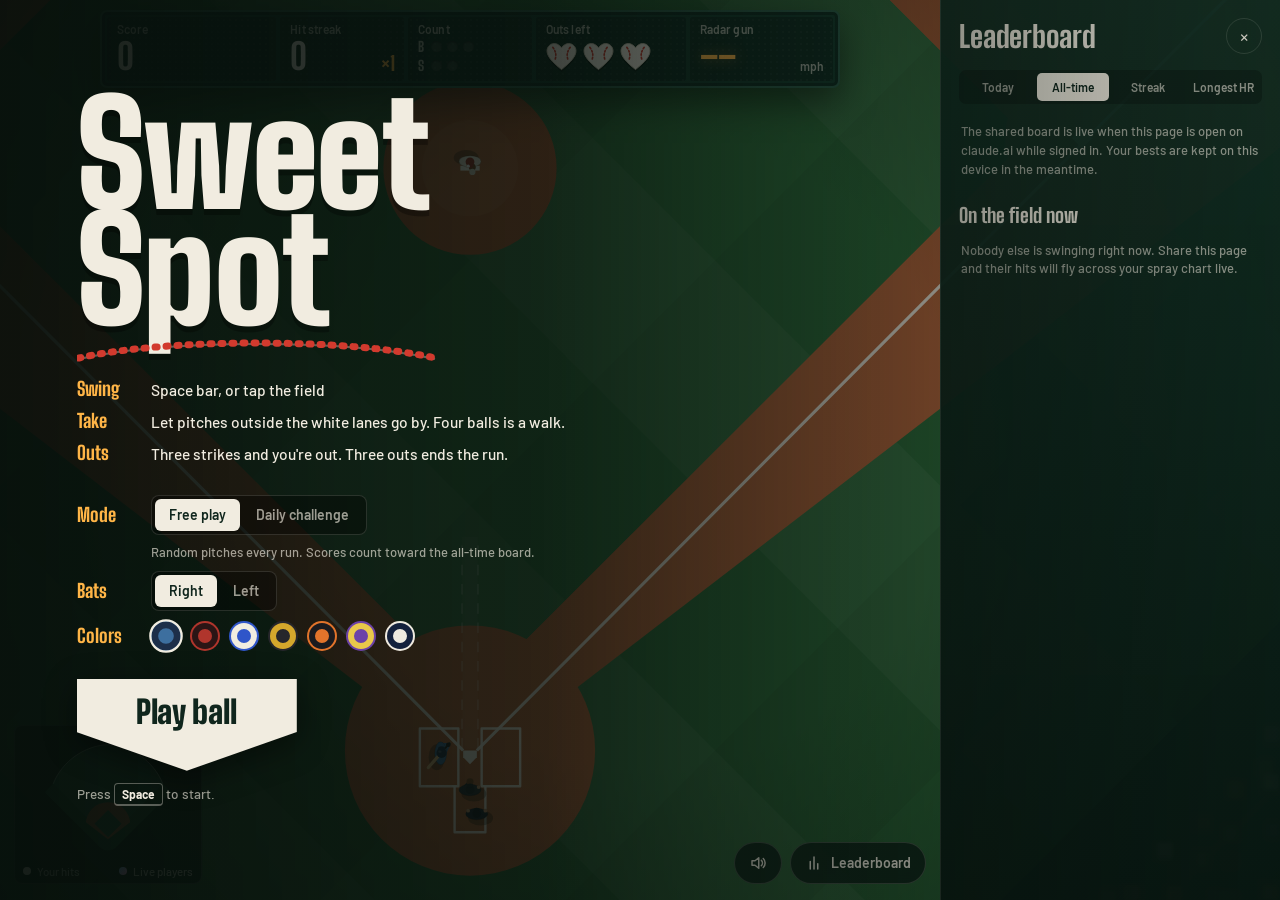
<file: index_1.html>
<!doctype html>
<html lang="en">
<head>
<meta charset="utf-8">
<meta name="viewport" content="width=device-width, initial-scale=1, viewport-fit=cover">
<title>Sweet Spot</title>
<link rel="preconnect" href="https://fonts.googleapis.com">
<link rel="preconnect" href="https://fonts.gstatic.com" crossorigin>
<link href="https://fonts.googleapis.com/css2?family=Big+Shoulders+Display:wght@600;700;800;900&family=Barlow:wght@400;500;600;700&display=swap" rel="stylesheet">
<style>
:root{
  --night:#0b1611; --board:#143b2d; --board-2:#0e2a20; --edge:#2b5b48;
  --chalk:#f1ece0; --chalk-dim:rgba(241,236,224,.64); --chalk-faint:rgba(241,236,224,.14);
  --amber:#ffb547; --stitch:#d23a2e; --clay:#b9653b; --good:#8fe0a0; --bad:#ff8a7a;
  --display:"Big Shoulders Display","Oswald","Arial Narrow",Impact,sans-serif;
  --ui:"Barlow","Segoe UI",system-ui,sans-serif;
  --panel-w:0px;
  box-sizing:border-box;
  padding-top:env(safe-area-inset-top,0px);
  padding-bottom:env(safe-area-inset-bottom,0px);
  color-scheme:dark;
}
@media (prefers-color-scheme: dark){ :root:not([data-theme="light"]){ --night:#09130e; } }
:root[data-theme="dark"]{ --night:#09130e; }
html{height:100%;background:var(--night);scroll-padding-top:env(safe-area-inset-top,0px)}
*,*::before,*::after{box-sizing:inherit}
body{margin:0;height:100%;background:var(--night);color:var(--chalk);font-family:var(--ui);overflow:hidden;-webkit-tap-highlight-color:transparent;-webkit-user-select:none;user-select:none}
button{font:inherit;color:inherit}
#app{position:relative;width:100%;height:100%;overflow:hidden}
#app.wide.panel-open{--panel-w:340px}
#field{position:absolute;inset:0;width:100%;height:100%;display:block;touch-action:manipulation}

/* ---------- Scoreboard ---------- */
#hud{position:absolute;top:10px;left:0;right:var(--panel-w);display:flex;flex-direction:column;align-items:center;gap:6px;padding:0 10px;pointer-events:none;z-index:5;transition:right .35s cubic-bezier(.2,.8,.2,1)}
.sb{width:min(740px,100%);display:grid;grid-template-columns:1.3fr .95fr .95fr 1.15fr 1.1fr;gap:4px;padding:5px;background:var(--board);border:2px solid var(--edge);border-radius:7px;box-shadow:0 14px 34px rgba(0,0,0,.5),inset 0 0 0 3px var(--board-2)}
.cell{position:relative;min-height:64px;padding:6px 10px 7px;background:var(--board-2);border-radius:3px;display:flex;flex-direction:column;justify-content:space-between;overflow:hidden}
.cell::after{content:"";position:absolute;inset:0;background:radial-gradient(circle,rgba(255,255,255,.035) 1px,transparent 1.4px) 0 0/6px 6px;pointer-events:none}
.lab{font:600 12px/1 var(--ui);color:var(--chalk-dim);letter-spacing:.01em}
.num{font:800 36px/.95 var(--display);color:var(--chalk);font-variant-numeric:tabular-nums;display:inline-block;transform-origin:left bottom}
.num.amber{color:var(--amber);text-shadow:0 0 14px rgba(255,181,71,.45)}
.mult{position:absolute;right:9px;bottom:8px;font:800 20px/1 var(--display);color:var(--amber);transform-origin:right bottom}
.unit{position:absolute;right:9px;bottom:9px;font:600 12px/1 var(--ui);color:var(--chalk-dim)}
.hearts{display:flex;gap:6px;align-items:center;height:36px}
.hearts svg{width:31px;height:29px;overflow:visible;filter:drop-shadow(0 2px 0 rgba(0,0,0,.35));transition:opacity .3s}
.hearts svg.lost{opacity:.2;filter:grayscale(1);animation:heartLoss .55s ease-out}
@keyframes heartLoss{0%{transform:scale(1.4) rotate(-10deg);opacity:1;filter:none}35%{transform:scale(.75) rotate(12deg)}100%{transform:none}}
.pulse{animation:pulse .45s cubic-bezier(.2,.9,.3,1.4)}
@keyframes pulse{0%{transform:scale(1.28)}100%{transform:scale(1)}}
#pace{width:min(740px,100%);display:flex;align-items:center;gap:10px;padding:6px 10px;background:rgba(14,42,32,.88);border:1px solid var(--chalk-faint);border-radius:5px;font:500 12.5px/1.2 var(--ui);color:var(--chalk-dim)}
#pace[hidden]{display:none}
#paceName{white-space:nowrap;overflow:hidden;text-overflow:ellipsis;max-width:42%}
#paceTrack{position:relative;flex:1;height:6px;border-radius:3px;background:rgba(241,236,224,.12)}
#paceTrack i{position:absolute;top:50%;width:10px;height:10px;border-radius:50%;transform:translate(-50%,-50%);transition:left .5s cubic-bezier(.2,.8,.2,1)}
#paceYou{background:var(--chalk);box-shadow:0 0 8px rgba(255,255,255,.6)}
#paceGhost{background:transparent;border:2px solid var(--amber)}
#paceDelta{font:800 17px/1 var(--display);min-width:54px;text-align:right;color:var(--chalk)}
#paceDelta.up{color:var(--good)} #paceDelta.down{color:var(--bad)}

/* ---------- Callout + timing meter ---------- */
#callout{position:absolute;left:0;right:var(--panel-w);top:27%;text-align:center;pointer-events:none;z-index:6;opacity:0;padding:0 16px}
#callout.show{animation:call 1.55s cubic-bezier(.2,.9,.2,1) forwards}
#callout.show.long{animation-duration:2.4s}
#callout .big{font:900 clamp(52px,9vw,104px)/.88 var(--display);color:var(--chalk);text-shadow:0 5px 0 rgba(0,0,0,.35),0 0 34px rgba(0,0,0,.45)}
#callout.hr .big{color:var(--amber);text-shadow:0 5px 0 rgba(90,40,0,.5),0 0 40px rgba(255,170,60,.5)}
#callout.out .big{color:var(--bad)}
#callout .sub{margin-top:8px;font:700 clamp(18px,2.6vw,24px)/1.1 var(--display);color:var(--chalk);text-shadow:0 2px 10px rgba(0,0,0,.6)}
#callout .sub b{color:var(--amber);font-weight:800;margin-left:8px}
@keyframes call{0%{opacity:0;transform:scale(.55) translateY(12px)}12%{opacity:1;transform:scale(1.07)}22%{transform:scale(1)}78%{opacity:1;transform:none}100%{opacity:0;transform:translateY(-16px)}}

#meter{position:absolute;left:0;right:var(--panel-w);bottom:24px;display:flex;flex-direction:column;align-items:center;gap:6px;pointer-events:none;z-index:6;opacity:0;transition:opacity .35s}
#meter.show{opacity:1}
#meter .q{font:800 20px/1 var(--display);color:var(--chalk);text-shadow:0 2px 8px rgba(0,0,0,.6)}
#meter .bar{position:relative;width:min(340px,72vw);height:10px;border-radius:5px;box-shadow:0 0 0 2px rgba(0,0,0,.35)}
#mark{position:absolute;top:-6px;left:50%;width:4px;height:22px;border-radius:2px;background:#fff;box-shadow:0 0 10px #fff;transform:translateX(-50%);transition:left .22s cubic-bezier(.2,.9,.3,1.35)}
#meter .ends{width:min(340px,72vw);display:flex;justify-content:space-between;font:600 12px/1 var(--ui);color:var(--chalk-dim)}

/* ---------- Spray chart ---------- */
#spray{position:absolute;left:14px;bottom:16px;z-index:5;pointer-events:none;padding:8px 8px 6px;background:rgba(9,22,16,.72);border:1px solid var(--chalk-faint);border-radius:8px}
#mini{width:170px;height:128px;display:block}
.cap{display:flex;align-items:center;gap:6px;margin-top:4px;font:500 11.5px/1 var(--ui);color:var(--chalk-dim)}
.cap .sw{width:8px;height:8px;border-radius:50%;display:inline-block}
.cap .sw.you{background:var(--chalk)} .cap .sw.them{background:linear-gradient(135deg,#7fc6ff,#ff9ad2)}
.cap .sp{flex:1}

/* ---------- Controls, toasts ---------- */
.ctl{position:absolute;right:calc(var(--panel-w) + 14px);bottom:16px;display:flex;gap:8px;z-index:9;transition:right .35s cubic-bezier(.2,.8,.2,1)}
.ctl button{height:42px;min-width:42px;padding:0 14px;border-radius:21px;border:1px solid rgba(241,236,224,.22);background:rgba(10,26,20,.82);color:var(--chalk);font:600 14px/1 var(--ui);display:flex;align-items:center;gap:8px;cursor:pointer;backdrop-filter:blur(6px)}
.ctl button:hover{border-color:rgba(241,236,224,.5)}
.ctl button svg{width:18px;height:18px}
button:focus-visible{outline:3px solid var(--amber);outline-offset:2px}
#toasts{position:absolute;top:118px;right:calc(var(--panel-w) + 14px);display:flex;flex-direction:column;gap:8px;align-items:flex-end;z-index:7;pointer-events:none;transition:right .35s}
.toast{display:flex;align-items:center;gap:9px;max-width:290px;padding:8px 12px 8px 8px;background:rgba(12,33,25,.93);border:1px solid var(--chalk-faint);border-left:3px solid var(--amber);border-radius:6px;font:500 13.5px/1.25 var(--ui);color:var(--chalk);box-shadow:0 8px 20px rgba(0,0,0,.4);animation:toastIn .4s cubic-bezier(.2,.9,.3,1.2)}
.toast img{width:26px;height:26px;border-radius:50%;flex:none}
.toast.out{animation:toastOut .4s forwards}
@keyframes toastIn{from{opacity:0;transform:translateX(30px)}}
@keyframes toastOut{to{opacity:0;transform:translateX(30px)}}

/* ---------- Leaderboard panel ---------- */
#panel{position:absolute;top:0;right:0;bottom:0;width:340px;max-width:100%;z-index:8;display:flex;flex-direction:column;padding:calc(18px + env(safe-area-inset-top,0px)) 18px 18px;background:linear-gradient(180deg,rgba(17,46,35,.96),rgba(9,24,18,.97));border-left:1px solid var(--chalk-faint);transform:translateX(102%);transition:transform .35s cubic-bezier(.2,.8,.2,1);overflow-y:auto;-webkit-user-select:text;user-select:text}
#app.panel-open #panel{transform:none}
.phead{display:flex;align-items:center;justify-content:space-between}
.phead h2{margin:0;font:800 30px/1 var(--display)}
#closePanel{width:36px;height:36px;border-radius:50%;border:1px solid var(--chalk-faint);background:transparent;cursor:pointer;font-size:20px;line-height:1}
.tabs{display:flex;gap:4px;margin:16px 0 8px;padding:3px;background:rgba(0,0,0,.25);border-radius:7px}
.tabs button{flex:1;padding:8px 4px;border:0;border-radius:5px;background:transparent;color:var(--chalk-dim);font:600 13px/1 var(--ui);cursor:pointer}
.tabs button[aria-selected="true"]{background:var(--chalk);color:#10261d}
#board{list-style:none;margin:0;padding:0}
#board li{display:grid;grid-template-columns:28px 54px 1fr auto;align-items:center;gap:10px;padding:9px 6px;border-bottom:1px solid rgba(241,236,224,.07)}
#board li.gap{border-top:1px dashed var(--chalk-faint);margin-top:4px}
#board li.me{background:rgba(255,181,71,.1);box-shadow:inset 3px 0 0 var(--amber);border-radius:3px}
#board .rk{font:800 20px/1 var(--display);color:var(--chalk-dim);text-align:center}
#board li:nth-child(1) .rk{color:var(--amber)}
#board img{width:30px;height:30px;border-radius:50%}
#board .ini{font:900 23px/1 var(--display);letter-spacing:.1em;color:#ffa630;text-shadow:0 0 8px rgba(255,150,40,.55)}
#board .nm{font:500 13px/1.2 var(--ui);color:var(--chalk-dim);overflow:hidden;text-overflow:ellipsis;white-space:nowrap}
#board .vl{font:800 21px/1 var(--display);font-variant-numeric:tabular-nums}
.note{margin:10px 2px 0;font:500 13px/1.45 var(--ui);color:var(--chalk-dim)}
#panel h3{margin:26px 0 6px;font:800 20px/1 var(--display)}
#live{list-style:none;margin:0;padding:0}
#live li{display:grid;grid-template-columns:30px 1fr auto;gap:10px;align-items:center;padding:8px 6px;border-bottom:1px solid rgba(241,236,224,.07)}
#live img{width:30px;height:30px;border-radius:50%}
#live .nm{font:600 14px/1.2 var(--ui);overflow:hidden;text-overflow:ellipsis;white-space:nowrap}
#live .meta{font:500 12px/1.3 var(--ui);color:var(--chalk-dim)}
#live .sc{font:800 20px/1 var(--display);text-align:right}
#live .hs{display:block;font-size:11px;letter-spacing:2px;color:var(--stitch);text-align:right}
#live .dot{display:inline-block;width:7px;height:7px;border-radius:50%;background:var(--good);margin-right:5px;animation:blink 1.6s infinite}
@keyframes blink{50%{opacity:.35}}

/* ---------- Overlays ---------- */
.overlay{position:absolute;inset:0;z-index:10;display:flex;align-items:safe center;overflow-y:auto;padding:24px clamp(20px,6vw,96px);padding-right:calc(var(--panel-w) + clamp(20px,6vw,96px));background:linear-gradient(90deg,rgba(7,15,11,.94) 0%,rgba(7,15,11,.78) 42%,rgba(7,15,11,.12) 100%);opacity:0;visibility:hidden;transition:opacity .45s,visibility 0s .45s}
.overlay.show{opacity:1;visibility:visible;transition:opacity .45s}
.card{max-width:520px}
.title{margin:0;font:900 clamp(72px,min(15vw,16vh),196px)/.8 var(--display);letter-spacing:-.01em;color:var(--chalk);text-shadow:0 6px 0 rgba(0,0,0,.3)}
.seam{display:block;width:min(360px,80%);height:30px;margin:10px 0 18px}
.lede{margin:0 0 22px;max-width:44ch;font:500 18px/1.5 var(--ui);color:var(--chalk-dim)}
.rules{display:grid;gap:10px;margin:0 0 30px}
.rules div{display:grid;grid-template-columns:62px 1fr;gap:12px;align-items:baseline}
.rules dt{font:800 19px/1 var(--display);color:var(--amber)}
.rules dd{margin:0;font:500 15.5px/1.35 var(--ui);color:var(--chalk)}
.plate-wrap{display:inline-block;filter:drop-shadow(0 8px 16px rgba(0,0,0,.45))}
.plate-wrap:focus-within{filter:drop-shadow(0 0 1.5px var(--amber)) drop-shadow(0 0 1.5px var(--amber)) drop-shadow(0 0 1.5px var(--amber))}
.plate{width:220px;height:92px;padding:0 0 26px;border:0;cursor:pointer;background:var(--chalk);color:#10261d;font:900 32px/1 var(--display);clip-path:polygon(0 0,100% 0,100% 58%,50% 100%,0 58%);transition:background .2s,transform .15s}
.plate:hover{background:#fff}
.plate:active{transform:translateY(2px)}
.plate:focus-visible{outline:none}
.hint{margin:14px 0 0;font:500 13.5px/1.4 var(--ui);color:var(--chalk-dim)}
.hint kbd{font:700 12px/1 var(--ui);padding:3px 7px;border-radius:4px;border:1px solid rgba(241,236,224,.35);border-bottom-width:2px;color:var(--chalk)}
.oh{margin:0;font:800 30px/1 var(--display);color:var(--chalk-dim)}
.oscore{margin:6px 0 2px;font:900 clamp(96px,14vw,168px)/.85 var(--display);color:var(--chalk);font-variant-numeric:tabular-nums}
.oline{margin:6px 0 22px;font:700 22px/1.2 var(--display);color:var(--amber);min-height:1.2em}
.stats{display:grid;grid-template-columns:repeat(4,auto);gap:10px 26px;margin:0 0 30px;justify-content:start}
.stats div{display:flex;flex-direction:column;gap:4px}
.stats span{font:500 13px/1 var(--ui);color:var(--chalk-dim)}
.stats b{font:800 32px/1 var(--display)}
.orow{display:flex;align-items:flex-start;gap:16px;flex-wrap:wrap}
.ghost-btn{height:48px;margin-top:6px;padding:0 18px;border-radius:24px;border:1px solid rgba(241,236,224,.35);background:transparent;cursor:pointer;font:600 15px/1 var(--ui)}
.ghost-btn:hover{border-color:var(--chalk)}

.count{display:grid;grid-template-columns:auto 1fr;gap:5px 7px;align-items:center;height:36px;align-content:center}
.count span{font:800 14px/1 var(--display);color:var(--chalk-dim)}
.lamps{display:flex;gap:5px}
.lamps i{width:11px;height:11px;border-radius:50%;background:rgba(241,236,224,.1);box-shadow:inset 0 1px 2px rgba(0,0,0,.5);transition:background .2s,box-shadow .2s}
.lamps.b i.on{background:#7be08f;box-shadow:0 0 9px rgba(123,224,143,.75)}
.lamps.s i.on{background:#ff6a4f;box-shadow:0 0 9px rgba(255,106,79,.75)}
#callout.mini{top:30%}
#callout.mini .big{font-size:clamp(34px,5.2vw,58px)}
#callout.mini .sub{font-size:clamp(15px,2vw,19px)}
.opts{display:grid;gap:10px;margin:0 0 28px}
.opt{display:grid;grid-template-columns:62px 1fr;gap:12px;align-items:center}
.ol{font:800 19px/1 var(--display);color:var(--amber)}
.seg{display:inline-flex;justify-self:start;gap:2px;padding:3px;background:rgba(0,0,0,.35);border:1px solid var(--chalk-faint);border-radius:8px}
.seg button{border:0;background:transparent;color:var(--chalk-dim);font:600 14px/1 var(--ui);padding:9px 14px;border-radius:6px;cursor:pointer}
.seg button[aria-pressed="true"]{background:var(--chalk);color:#10261d}
.sws{display:flex;gap:9px;flex-wrap:wrap}
.sws button{width:30px;height:30px;padding:0;border-radius:50%;border:2px solid transparent;background:var(--j);box-shadow:inset 0 0 0 6px var(--h);cursor:pointer;outline-offset:3px}
.sws button[aria-pressed="true"]{border-color:var(--chalk);transform:scale(1.12)}
.optnote{margin:-2px 0 0 74px;font:500 13px/1.4 var(--ui);color:var(--chalk-dim)}
.tabs button{font-size:12px;white-space:nowrap;padding:8px 2px}
#ini{margin:0 0 6px}
#ini[hidden],#oActions[hidden]{display:none}
.ini-h{margin:0 0 10px;font:800 24px/1 var(--display);color:#ffa630;text-shadow:0 0 12px rgba(255,150,40,.5);animation:blinkCh 1.1s steps(2) infinite}
.dmd{position:relative;display:inline-flex;gap:6px;padding:10px 16px;background:#160c03;border:3px solid #2c1b08;border-radius:9px;box-shadow:inset 0 0 34px rgba(0,0,0,.85),0 0 0 2px #000,0 14px 30px rgba(0,0,0,.5)}
.dmd::after{content:"";position:absolute;inset:0;border-radius:6px;pointer-events:none;z-index:1;background:radial-gradient(circle,transparent 1.1px,rgba(22,12,3,.92) 1.7px) 0 0/5px 5px}
.slot{display:flex;flex-direction:column;align-items:center}
.slot button{position:relative;z-index:2;width:56px;height:30px;border:0;background:transparent;color:rgba(255,166,48,.55);font-size:15px;cursor:pointer;border-radius:5px}
.slot button:hover{color:#ffa630;background:rgba(255,166,48,.08)}
.slot .ch{display:block;width:66px;text-align:center;font:900 92px/1 var(--display);color:rgba(255,166,48,.45);text-shadow:0 0 14px rgba(255,140,30,.6);cursor:pointer}
.slot.active .ch{color:#ffa630;animation:blinkCh .7s steps(2) infinite}
.slot.locked .ch{color:#ffc35e}
@keyframes blinkCh{50%{opacity:.3}}
.ini-hint{margin:10px 0 16px;font:500 13.5px/1.4 var(--ui);color:var(--chalk-dim)}
@media (min-width:641px) and (max-height:900px){ .lede{display:none} .seam{margin-bottom:12px} }
@media (max-width:640px){
  .sb{grid-template-columns:repeat(6,1fr);gap:3px;padding:4px}
  .sb .cell{grid-column:span 2}
  .sb .cell.c-count,.sb .cell.c-outs{grid-column:span 3}
  .count{height:28px}
  .title{font-size:76px}
  .rules{display:none}
  .cell{min-height:54px;padding:5px 7px 6px}
  .lab{font-size:10.5px}
  .num{font-size:28px}
  .mult{font-size:16px;right:6px;bottom:7px}
  .unit{display:none}
  .hearts{gap:3px;height:28px}
  .hearts svg{width:23px;height:22px}
  #spray{display:none}
  #toasts{top:96px}
  .stats{grid-template-columns:repeat(2,auto)}
  .overlay{background:linear-gradient(180deg,rgba(7,15,11,.7) 0%,rgba(7,15,11,.95) 40%);align-items:flex-start;padding-top:28px;padding-bottom:28px}
  .lede{font-size:16px}
  .ctl button .t{display:none}
  #meter{bottom:76px}
}
@media (prefers-reduced-motion: reduce){
  *{animation-duration:.01ms!important;transition-duration:.01ms!important}
}
</style>
</head>
<body>
<div id="app">
  <canvas id="field" aria-label="Baseball field. Press space or tap to swing."></canvas>

  <header id="hud" aria-label="Scoreboard">
    <div class="sb">
      <div class="cell"><span class="lab">Score</span><span class="num" id="sScore">0</span></div>
      <div class="cell"><span class="lab">Hit streak</span><span class="num" id="sStreak">0</span><span class="mult" id="sMult">×1</span></div>
      <div class="cell c-count"><span class="lab">Count</span><div class="count" aria-label="Count"><span>B</span><span class="lamps b" id="lb"><i></i><i></i><i></i></span><span>S</span><span class="lamps s" id="ls"><i></i><i></i></span></div></div>
      <div class="cell c-outs"><span class="lab">Outs left</span><div class="hearts" id="hearts"></div></div>
      <div class="cell"><span class="lab" id="sType">Radar gun</span><span class="num amber" id="sMph">––</span><span class="unit">mph</span></div>
    </div>
    <div id="pace" hidden>
      <span id="paceName">Pace</span>
      <span id="paceTrack"><i id="paceGhost"></i><i id="paceYou"></i></span>
      <span id="paceDelta">0</span>
    </div>
  </header>

  <div id="callout" aria-live="polite"><div class="big"></div><div class="sub"></div></div>

  <div id="meter" aria-hidden="true">
    <div class="q" id="mq">Perfect</div>
    <div class="bar" id="mbar"><i id="mark"></i></div>
    <div class="ends"><span>Early</span><span id="mval"></span><span>Late</span></div>
  </div>

  <div id="spray" aria-hidden="true">
    <canvas id="mini"></canvas>
    <div class="cap"><span class="sw you"></span>Your hits<span class="sp"></span><span class="sw them"></span>Live players</div>
  </div>

  <div id="toasts" aria-live="polite"></div>

  <div class="ctl">
    <button id="mute" aria-label="Mute sound" title="Sound (M)"></button>
    <button id="panelToggle" aria-controls="panel" title="Leaderboard (L)">
      <svg viewBox="0 0 24 24" fill="none" stroke="currentColor" stroke-width="2" stroke-linecap="round"><path d="M7 20V10M12 20V4M17 20v-7"/></svg><span class="t">Leaderboard</span>
    </button>
  </div>

  <aside id="panel" aria-label="Leaderboard">
    <div class="phead"><h2>Leaderboard</h2><button id="closePanel" aria-label="Close leaderboard">×</button></div>
    <div class="tabs" role="tablist">
      <button role="tab" data-tab="today" aria-selected="false">Today</button>
      <button role="tab" data-tab="score" aria-selected="true">All-time</button>
      <button role="tab" data-tab="streak" aria-selected="false">Streak</button>
      <button role="tab" data-tab="hr" aria-selected="false">Longest HR</button>
    </div>
    <ol id="board"></ol>
    <p class="note" id="boardNote">Loading the board…</p>
    <h3>On the field now</h3>
    <ul id="live"></ul>
    <p class="note" id="liveNote">Nobody else is swinging right now. Share this page and their hits will fly across your spray chart live.</p>
  </aside>

  <section id="menu" class="overlay show" aria-label="Start">
    <div class="card">
      <h1 class="title">Sweet<br>Spot</h1>
      <svg class="seam" viewBox="0 0 360 30" aria-hidden="true">
        <path d="M2 22 C 90 2, 270 2, 358 22" fill="none" stroke="rgba(241,236,224,.35)" stroke-width="2"/>
        <path d="M2 22 C 90 2, 270 2, 358 22" fill="none" stroke="#d23a2e" stroke-width="7" stroke-dasharray="2 9" stroke-linecap="round" transform="translate(0,-1)"/>
      </svg>
      <p class="lede">Batting practice under the lights. Time your swing, stack hits in a row for a bigger multiplier, and climb the board before you make three outs.</p>
      <dl class="rules">
        <div><dt>Swing</dt><dd>Space bar, or tap the field</dd></div>
        <div><dt>Take</dt><dd>Let pitches outside the white lanes go by. Four balls is a walk.</dd></div>
        <div><dt>Outs</dt><dd>Three strikes and you're out. Three outs ends the run.</dd></div>
      </dl>
      <div class="opts">
        <div class="opt"><span class="ol">Mode</span><div class="seg" id="optMode"><button data-v="free">Free play</button><button data-v="daily">Daily challenge</button></div></div>
        <p class="optnote" id="modeNote"></p>
        <div class="opt"><span class="ol">Bats</span><div class="seg" id="optHand"><button data-v="R">Right</button><button data-v="L">Left</button></div></div>
        <div class="opt"><span class="ol">Colors</span><div class="sws" id="optTeam"></div></div>
      </div>
      <span class="plate-wrap"><button class="plate" id="play">Play ball</button></span>
      <p class="hint" id="menuBest">Press <kbd>Space</kbd> to start</p>
    </div>
  </section>

  <section id="over" class="overlay" aria-label="Run summary">
    <div class="card">
      <h2 class="oh" id="oHead">That's three outs</h2>
      <div class="oscore" id="oScore">0</div>
      <p class="oline" id="oLine"></p>
      <div class="stats">
        <div><span>Best streak</span><b id="oStreak">0</b></div>
        <div><span>Longest homer</span><b id="oHR">—</b></div>
        <div><span>Hits</span><b id="oHits">0</b></div>
        <div><span>Home runs</span><b id="oHRs">0</b></div>
      </div>
      <div id="ini" hidden>
        <p class="ini-h" id="iniHead">New high score</p>
        <div class="dmd" id="slots"></div>
        <p class="ini-hint" id="iniHint">Up and down pick a letter, Enter locks it in. You can also just type.</p>
        <span class="plate-wrap"><button class="plate" id="iniGo">Register</button></span>
      </div>
      <div class="orow" id="oActions">
        <span class="plate-wrap"><button class="plate" id="again">Swing again</button></span>
        <button class="ghost-btn" id="seeBoard">See the leaderboard</button>
      </div>
      <p class="note" id="oNote"></p>
    </div>
  </section>
</div>

<script>
(() => {
'use strict';
const $ = s => document.querySelector(s);
const TAU = Math.PI * 2, D2R = Math.PI / 180;
const rand = (a, b) => a + Math.random() * (b - a);
const clamp = (v, a, b) => Math.max(a, Math.min(b, v));
const lerp = (a, b, t) => a + (b - a) * t;
const ease = t => t * t * (3 - 2 * t);
const REDUCE = matchMedia('(prefers-reduced-motion: reduce)').matches;
const store = {
  get(k, d) { try { const v = localStorage.getItem(k); return v == null ? d : JSON.parse(v); } catch (e) { return d; } },
  set(k, v) { try { localStorage.setItem(k, JSON.stringify(v)); } catch (e) {} }
};

/* Seeded randomness for the daily challenge */
function mulberry32(a) { return function () { a |= 0; a = a + 0x6D2B79F5 | 0; let t = Math.imul(a ^ a >>> 15, 1 | a); t = t + Math.imul(t ^ t >>> 7, 61 | t) ^ t; return ((t ^ t >>> 14) >>> 0) / 4294967296; }; }
function hashStr(str) { let h = 2166136261; for (let i = 0; i < str.length; i++) { h ^= str.charCodeAt(i); h = Math.imul(h, 16777619); } return h >>> 0; }
const todayKey = () => new Date().toISOString().slice(0, 10);
let prng = Math.random;
const TOUCH = matchMedia('(pointer: coarse)').matches;

/* Player options */
const TEAMS = [
  { id: 'steel', name: 'Steel blue', j: '#3d6f9f', h: '#1d2f4a' },
  { id: 'crimson', name: 'Crimson', j: '#b0352c', h: '#2b1515' },
  { id: 'royal', name: 'Royal', j: '#2f55c9', h: '#f1ece0' },
  { id: 'gold', name: 'Black and gold', j: '#26262b', h: '#d4a72c' },
  { id: 'orange', name: 'Orange', j: '#e2742b', h: '#1b1b1f' },
  { id: 'purple', name: 'Purple', j: '#6b41a8', h: '#e9c84a' },
  { id: 'white', name: 'Home whites', j: '#efeae0', h: '#14213d' }
];
const OPTS = Object.assign({ mode: 'free', hand: 'R', team: 'steel' }, store.get('ss.opts', {}));
const HAND = () => OPTS.hand === 'L' ? -1 : 1;
const TEAM = () => TEAMS.find(t => t.id === OPTS.team) || TEAMS[0];
let RUN_MODE = 'free';

/* =========================================================
   Field geometry (world units = feet, home plate at origin,
   +y toward center field)
   ========================================================= */
function fenceR(deg) { const a = Math.min(45, Math.abs(deg)); return 400 - 70 * Math.pow(a / 45, 1.6); }
const POLE = fenceR(45), S2 = Math.SQRT1_2, FOUL_OFF = 50;
function surfacePath(p, e) {
  for (let i = 0; i <= 60; i++) {
    const d = -45 + i * 1.5, r = fenceR(d) + e;
    const x = Math.sin(d * D2R) * r, y = Math.cos(d * D2R) * r;
    i ? p.lineTo(x, y) : p.moveTo(x, y);
  }
  const k = FOUL_OFF + e, P = POLE + e;
  p.lineTo(P * S2 + S2 * k, P * S2 - S2 * k);
  p.lineTo(S2 * k, -S2 * k);
  p.arc(0, 0, k, -Math.PI / 4, -3 * Math.PI / 4, true);
  p.lineTo(-P * S2 - S2 * k, P * S2 - S2 * k);
  p.closePath();
  return p;
}
function fenceLine(off) {
  const p = new Path2D();
  for (let i = 0; i <= 60; i++) {
    const d = -45 + i * 1.5, r = fenceR(d) + off;
    const x = Math.sin(d * D2R) * r, y = Math.cos(d * D2R) * r;
    i ? p.lineTo(x, y) : p.moveTo(x, y);
  }
  return p;
}
const P_SURF = surfacePath(new Path2D(), 0);
const P_STANDS = surfacePath(new Path2D(), 80);
const P_SURF_PAD = surfacePath(new Path2D(), 7);
const P_FAIR = (() => { const p = new Path2D(); p.moveTo(0, 0); for (let i = 0; i <= 60; i++) { const d = -45 + i * 1.5, r = fenceR(d); p.lineTo(Math.sin(d * D2R) * r, Math.cos(d * D2R) * r); } p.closePath(); return p; })();
const P_WIDE = (() => { const p = new Path2D(); p.moveTo(0, -2); for (let d = -53; d <= 53; d += 2) p.lineTo(Math.sin(d * D2R) * 175, Math.cos(d * D2R) * 175); p.closePath(); return p; })();
const P_IGRASS = (() => { const p = new Path2D(); p.moveTo(0, 5.7); p.lineTo(58, 63.6); p.lineTo(0, 121.6); p.lineTo(-58, 63.6); p.closePath(); return p; })();
const P_FENCE = fenceLine(0), P_WALL = fenceLine(2.2), P_WALLTOP = fenceLine(4.4);
const BASES = [[63.6, 63.6], [0, 127.3], [-63.6, 63.6]];
const LIGHTS = [[-360, 400], [360, 400], [-215, -70], [215, -70]];

/* Pitch + swing constants */
const REL_Y = 56.5, CATCH_Y = -3.6, PATH = REL_Y - CATCH_Y, CONTACT_Y = 0.6;
const PC = (REL_Y - CONTACT_Y) / PATH;
const CONTACT_MS = 85;
const WIN = { perfect: 14, great: 32, good: 55, ok: 80, foul: 115 };
const PIVOT = { x: -2.25, y: CONTACT_Y }, BAT_LEN = 3.15, BAT_REST = -2.25;
const TYPES = {
  fastball: { name: 'Fastball', mph: [88, 99], brk: [-0.15, 0.15], w: 32 },
  sinker:   { name: 'Sinker', mph: [86, 95], brk: [-0.9, -0.45], w: 12 },
  slider:   { name: 'Slider', mph: [80, 89], brk: [0.7, 1.3], w: 16 },
  curve:    { name: 'Curveball', mph: [71, 81], brk: [1.3, 2.2], w: 14 },
  change:   { name: 'Changeup', mph: [76, 86], brk: [-0.7, -0.3], w: 16 },
  knuckle:  { name: 'Knuckleball', mph: [63, 72], brk: [-0.3, 0.3], w: 6, min: 8 }
};
const KIND_NAME = { single: 'Single', double: 'Double', triple: 'Triple', hr: 'Home run' };
const KIND_PTS = { single: 100, double: 200, triple: 300, hr: 500 };
const FIELD_POS = [[70, 84], [31, 140], [-31, 140], [-70, 84], [-168, 250], [0, 305], [168, 250]];

/* =========================================================
   Canvas setup
   ========================================================= */
const app = $('#app'), cvs = $('#field'), ctx = cvs.getContext('2d');
const mini = $('#mini'), mctx = mini.getContext('2d');
let W = 0, H = 0, DPR = 1, TOP = 96, BOT = 30;
function resize() {
  DPR = Math.min(2, window.devicePixelRatio || 1);
  const r = cvs.getBoundingClientRect(); W = r.width; H = r.height;
  cvs.width = Math.round(W * DPR); cvs.height = Math.round(H * DPR);
  mini.width = Math.round(170 * DPR); mini.height = Math.round(128 * DPR);
  app.classList.toggle('wide', W >= 980);
  const hb = $('#hud').getBoundingClientRect(); TOP = Math.max(70, hb.bottom - r.top + 8);
  BOT = W < 640 ? 120 : 34;
}
const panelW = () => (app.classList.contains('wide') && app.classList.contains('panel-open')) ? 340 : 0;

/* Pre-rendered stands + crowd */
const CROWD = { img: null, dots: [] };
function buildCrowd() {
  const S = 2, X0 = -430, Y1 = 510, w = 860 * S, h = 660 * S;
  const c = document.createElement('canvas'); c.width = w; c.height = h;
  const g = c.getContext('2d');
  g.setTransform(S, 0, 0, -S, -X0 * S, Y1 * S);
  g.fillStyle = '#132019'; g.fill(P_STANDS);
  g.lineWidth = 1.1;
  for (let e = 12; e < 80; e += 5.5) { g.strokeStyle = 'rgba(255,255,255,0.028)'; g.stroke(surfacePath(new Path2D(), e)); }
  const test = document.createElement('canvas').getContext('2d');
  const pal = ['#d9d2c4', '#a8b6c2', '#c45a4a', '#3f6fa0', '#e2b24f', '#6f8d6a', '#8e7aa8', '#c98a62', '#e9e4da', '#4b5560'];
  for (let x = -420; x <= 420; x += 3.4) {
    for (let y = -130; y <= 500; y += 3.4) {
      const px = x + rand(-1, 1), py = y + rand(-1, 1);
      if (!test.isPointInPath(P_STANDS, px, py) || test.isPointInPath(P_SURF_PAD, px, py)) continue;
      if (Math.random() < 0.13) continue;
      g.fillStyle = pal[(Math.random() * pal.length) | 0];
      g.globalAlpha = rand(0.45, 0.85);
      g.fillRect(px - 0.85, py - 0.85, 1.7, 1.7);
      if (Math.random() < 0.3) CROWD.dots.push([px, py]);
    }
  }
  CROWD.img = c;
}

/* =========================================================
   Game state
   ========================================================= */
const G = {
  state: 'between', demo: true, nextAt: 0,
  balls: 0, strikes: 0, score: 0, disp: 0, streak: 0, runBestStreak: 0, hearts: 3, pitches: 0, hits: 0, hrs: 0, longestHR: 0,
  pace: [], spray: [], pitch: null, wind: null, swing: null, pending: null, pendingMiss: null,
  hit: null, ghost: null, lastPitch: null,
  shake: 0, flash: 0, hurt: 0, crowdFlashUntil: 0,
  hitstopUntil: 0, slowStart: 0, slowUntil: 0,
  umpPunchUntil: 0, mittPopAt: 0, lastMitt: null,
  fielders: FIELD_POS.map(([x, y]) => ({ hx: x, hy: y, x, y, tx: null, ty: null, speed: 0 }))
};
const cam = { x: 0, y: 28, s: 8 };
const parts = [];
const ghostHits = [];
let simT = 0;

/* =========================================================
   Pitch generation and physics
   ========================================================= */
function pickType(u) {
  const pool = Object.entries(TYPES).filter(([, t]) => !t.min || G.pitches >= t.min);
  let tot = pool.reduce((s, [, t]) => s + t.w, 0), r = u * tot;
  for (const [k, t] of pool) { if ((r -= t.w) <= 0) return k; }
  return 'fastball';
}
function makePitch(release) {
  // Always draw the same number of values so daily sequences stay aligned
  const r = []; for (let i = 0; i < 9; i++) r.push(prng());
  const key = pickType(r[0]), t = TYPES[key];
  const ramp = Math.min(1, 0.82 + G.pitches * 0.008);
  const mph = Math.max(55, lerp(t.mph[0], t.mph[1], r[1]) * ramp);
  // Pitchers work the count: groove it at 3 balls, waste one when ahead 0-2 or 1-2
  let sp = G.pitches < 3 ? 0.78 : 0.62;
  if (!G.demo) { if (G.balls === 3) sp = 0.82; else if (G.strikes === 2 && G.balls < 2) sp = 0.5; }
  const strike = r[2] < sp;
  let xt, dirt = false;
  if (strike) xt = lerp(-0.72, 0.72, r[3]);
  else if (r[4] < 0.27) { dirt = true; xt = lerp(-0.9, 0.9, r[3]); }
  else xt = (r[5] < 0.5 ? -1 : 1) * lerp(1.35, 2.3, r[3]);
  const totalMs = PATH / (mph * 1.46667) * 1000;
  return {
    key, name: t.name, mph: Math.round(mph), strike, dirt, xt,
    x0: -1.1, brk: lerp(t.brk[0], t.brk[1], r[6]), wob: key === 'knuckle', ph: r[7] * TAU,
    bq: lerp(0.82, 0.9, r[8]), totalMs, release, done: false, err: null
  };
}
function pitchPos(p, prog) {
  const y = REL_Y - PATH * prog, q = prog / PC, A = p.xt - p.brk - p.x0;
  let x = q <= 1 ? p.x0 + A * q + p.brk * q * q * q : p.xt + (A + 3 * p.brk) * (q - 1);
  if (p.wob) x += 0.32 * Math.sin(q * 9 + p.ph) * Math.sin(Math.min(q, 1) * Math.PI);
  let z;
  if (p.dirt) {
    if (q < p.bq) z = 6 * (1 - Math.pow(q / p.bq, 1.4));
    else z = Math.max(0, 1.5 * Math.sin(Math.PI * (q - p.bq) / (1.18 - p.bq)));
  } else z = Math.max(0.3, 6 - 3.5 * q + 0.9 * q * (1 - q));
  return { x, y, z };
}

/* =========================================================
   Flow
   ========================================================= */
function scheduleNext(delay) { G.state = 'between'; G.nextAt = performance.now() + delay; }
function beginWindup(now) {
  const dur = 650 + prng() * 550;
  G.wind = { start: now, dur };
  G.pitch = makePitch(now + dur);
  G.swing = null; G.pending = null; G.pendingMiss = null; G.hit = null; G.lastMitt = null;
  G.state = 'windup';
  if (G.demo) {
    const Ta = G.pitch.release + PC * G.pitch.totalMs;
    if (G.pitch.strike && Math.random() < 0.88) G.pitch.autoAt = Ta - CONTACT_MS + rand(-45, 45);
    else if (Math.random() < 0.12) G.pitch.autoAt = Ta - CONTACT_MS + rand(-20, 20);
  }
}
function doSwing(t) {
  if (G.state !== 'pitch' || G.swing) return;
  const p = G.pitch; if (!p || p.done) return;
  G.swing = { start: t };
  if (!G.demo) sfx.whoosh();
  const Ta = p.release + PC * p.totalMs;
  const err = (t + CONTACT_MS) - Ta;
  p.err = err;
  const a = Math.abs(err);
  if (!p.strike) { G.pendingMiss = 'chase'; if (!G.demo) showMeter(err, 'Chased'); return; }
  if (a <= WIN.ok) G.pending = { kind: 'hit', at: Math.max(t + CONTACT_MS, Ta), err };
  else if (a <= WIN.foul) G.pending = { kind: 'foul', at: Math.max(t + CONTACT_MS, Ta), err };
  else G.pendingMiss = 'whiff';
  if (!G.demo) showMeter(err);
}
function qualityOf(a) { return a <= WIN.perfect ? 'perfect' : a <= WIN.great ? 'great' : a <= WIN.good ? 'good' : a <= WIN.ok ? 'ok' : a <= WIN.foul ? 'foul' : 'miss'; }
const Q_LABEL = { perfect: 'Perfect', great: 'Crushed', good: 'Solid', ok: 'Got a piece', foul: 'Just got it', miss: 'Missed' };

function makeHit(err) {
  const q = qualityOf(Math.abs(err));
  let deg = clamp(err / WIN.foul * 52, -50, 50) + rand(-5, 5);
  let d, h, style;
  if (q === 'perfect') { deg = clamp(deg, -38, 38); d = rand(408, 472); h = rand(85, 120); style = 'fly'; }
  else if (q === 'great') { d = rand(322, 405); h = rand(60, 92); style = 'fly'; }
  else if (q === 'good') { d = rand(218, 318); h = rand(16, 34); style = 'liner'; }
  else { d = rand(100, 195); if (Math.random() < 0.5) { h = rand(3, 6); style = 'ground'; } else { h = rand(9, 16); style = 'liner'; } }
  deg = clamp(deg, -43.5, 43.5) * HAND();
  const fr = fenceR(deg);
  let kind;
  if (d > fr + 3) kind = 'hr';
  else {
    if (d > fr - 12) d = fr - 12 - rand(0, 6);
    if (d < 180) kind = 'single';
    else if (d < 278) kind = 'double';
    else kind = (Math.abs(deg) > 11 && Math.abs(deg) < 38) ? 'triple' : 'double';
  }
  return { q, deg, d, h, style, kind };
}
function resolveContact(o, now) {
  const p = G.pitch, cp = pitchPos(p, PC);
  const ox = cp.x, oy = CONTACT_Y;
  if (!G.demo) updRadar(p);
  if (o.kind === 'hit') {
    const m = makeHit(o.err);
    if (!G.demo) {
      G.streak++; G.hits++; G.runBestStreak = Math.max(G.runBestStreak, G.streak);
      updStreak(true); resetCount();
    }
    const mult = multFor(G.streak);
    const pts = Math.round((KIND_PTS[m.kind] + (m.q === 'perfect' ? 100 : 0)) * mult);
    const T = 1.05 + m.d / 245;
    G.hit = {
      ...m, a: m.deg * D2R, ox, oy, start: simT, T, pts, trail: [],
      roll: m.kind === 'hr' ? 0 : m.style === 'fly' ? rand(8, 18) : rand(14, 30),
      rollT: m.kind === 'hr' ? 0.25 : 0.75, landed: false, settled: false, cleared: false, foul: false
    };
    G.hit.lx = ox + Math.sin(G.hit.a) * m.d; G.hit.ly = oy + Math.cos(G.hit.a) * m.d;
    const power = m.q === 'perfect' ? 1 : m.q === 'great' ? 0.8 : m.q === 'good' ? 0.6 : 0.42;
    if (!G.demo) {
      sfx.crack(power);
      G.shake = REDUCE ? 0 : (m.q === 'perfect' ? 11 : m.q === 'great' ? 6 : 3);
      if (m.q === 'perfect' && !REDUCE) G.flash = 1;
      if (m.q === 'perfect' || m.q === 'great') {
        G.hitstopUntil = now + (m.q === 'perfect' ? 90 : 55);
        G.slowStart = G.hitstopUntil; G.slowUntil = G.hitstopUntil + (m.q === 'perfect' ? 650 : 380);
      }
      if (m.kind === 'hr') G.hrPending = true;
      emitHit(G.hit);
    }
    contactBurst(ox, oy, power);
    assignFielders(G.hit);
  } else {
    const back = Math.random() < 0.35;
    const deg = back ? 180 + rand(-30, 30) : Math.sign(o.err || 1) * HAND() * rand(52, 100);
    const d = back ? rand(45, 75) : rand(70, 170);
    G.hit = { q: 'foul', deg, a: deg * D2R, d, h: rand(25, 60), style: 'fly', kind: 'foul', ox, oy, start: simT, T: 0.9 + d / 260, pts: 0, trail: [], roll: 4, rollT: 0.3, landed: false, settled: false, foul: true };
    G.hit.lx = ox + Math.sin(G.hit.a) * d; G.hit.ly = oy + Math.cos(G.hit.a) * d;
    if (!G.demo) {
      sfx.crack(0.3);
      if (G.strikes < 2) { G.strikes++; updCount(); showCallout('Foul ball', `Strike ${G.strikes === 1 ? 'one' : 'two'}`, 'mini'); }
      else showCallout('Foul ball', 'Still alive with two strikes', 'mini');
    }
    contactBurst(ox, oy, 0.25);
  }
  G.state = 'inplay';
}
function multFor(streak) { return 1 + Math.min(3, Math.floor(streak / 5) * 0.5); }
function resolveMitt(now) {
  const p = G.pitch; p.done = true;
  const fin = pitchPos(p, 1);
  G.lastMitt = { x: fin.x, y: CATCH_Y + 0.4 };
  G.mittPopAt = now;
  if (!G.demo) sfx.pop();
  if (!G.demo) {
    if (G.pendingMiss === 'chase') addStrike('Chased one outside the lanes', false);
    else if (G.pendingMiss === 'whiff') addStrike(p.err < 0 ? 'Swinging, way out in front' : 'Swinging, too late on it', false);
    else if (p.strike) { G.umpPunchUntil = now + 700; addStrike('Called, it caught the plate', true); }
    else addBall();
    updRadar(p);
    finalizePitch();
  }
  G.state = 'after';
  G.nextAt = now + (G.hearts <= 0 && !G.demo ? 1400 : 950);
}
function addStrike(reason, looking) {
  G.strikes++;
  if (G.strikes >= 3) {
    G.hearts = Math.max(0, G.hearts - 1);
    G.streak = 0; updStreak(false); updHearts(true);
    sfx.out();
    G.hurt = 1; G.shake = REDUCE ? 0 : 4;
    const left = G.hearts === 2 ? 'Two outs left' : G.hearts === 1 ? 'One out left' : 'That\'s the third out';
    showCallout(looking ? 'Struck out looking' : 'Strike three', left, 'out');
    resetCount();
  } else {
    showCallout(`Strike ${G.strikes === 1 ? 'one' : 'two'}`, reason, 'mini out');
    updCount();
  }
}
function addBall() {
  G.balls++;
  if (G.balls >= 4) {
    const pts = Math.round(75 * multFor(G.streak));
    G.score += pts; sfx.eye();
    showCallout('Walk', 'Take your base', '', `+${pts}`);
    resetCount();
  } else {
    sfx.eye();
    showCallout(`Ball ${['one', 'two', 'three'][G.balls - 1]}`, `Count is ${G.balls}-${G.strikes}`, 'mini');
    updCount();
  }
}
function resetCount() { G.balls = 0; G.strikes = 0; updCount(); }
function updCount() {
  [...$('#lb').children].forEach((el, i) => el.classList.toggle('on', i < G.balls));
  [...$('#ls').children].forEach((el, i) => el.classList.toggle('on', i < G.strikes));
}
function finalizePitch() {
  G.pitches++;
  G.pace.push(G.score);
  updPace();
  pushPresence();
}
function assignFielders(h) {
  const tx = h.kind === 'hr' ? h.ox + Math.sin(h.a) * (fenceR(h.deg) - 7) : h.ox + Math.sin(h.a) * (h.d + h.roll);
  const ty = h.kind === 'hr' ? h.oy + Math.cos(h.a) * (fenceR(h.deg) - 7) : h.oy + Math.cos(h.a) * (h.d + h.roll);
  const ranked = G.fielders.map(f => ({ f, d: Math.hypot(f.x - tx, f.y - ty) })).sort((a, b) => a.d - b.d);
  const arrive = h.T + h.rollT + 0.15;
  const f1 = ranked[0].f; f1.tx = tx; f1.ty = ty; f1.speed = ranked[0].d / arrive;
  const f2 = ranked[1].f; f2.tx = lerp(f2.x, tx, 0.45); f2.ty = lerp(f2.y, ty, 0.45); f2.speed = ranked[1].d * 0.45 / arrive;
}
function updateHit(now) {
  const h = G.hit; if (!h) return;
  const p = (simT - h.start) / h.T;
  if (!h.landed) {
    h.pos = hitPos(h, Math.min(1, p));
    h.trail.push([h.pos.x, h.pos.y, h.pos.z]); if (h.trail.length > 18) h.trail.shift();
    if (h.kind === 'hr' && !h.cleared && h.pos.r > fenceR(h.deg)) { h.cleared = true; celebrateHR(now, h); }
    if (p >= 1) { h.landed = true; h.landAt = simT; onLand(h, now); }
  } else {
    const rp = Math.min(1, (simT - h.landAt) / h.rollT);
    const r = h.d + h.roll * (1 - (1 - rp) * (1 - rp));
    h.pos = { x: h.ox + Math.sin(h.a) * r, y: h.oy + Math.cos(h.a) * r, z: 0, r };
    if (h.trail.length) h.trail.shift();
    if (rp >= 1 && !h.settled) {
      h.settled = true;
      if (!G.demo) finalizePitch();
      G.state = 'after';
      G.nextAt = now + (h.kind === 'hr' ? 1500 : h.foul ? 450 : 850);
    }
  }
}
function hitPos(h, p) {
  let r, z;
  if (h.style === 'fly') { r = h.d * (1 - Math.pow(1 - p, 1.35)); z = h.h * 4 * p * (1 - p); }
  else if (h.style === 'liner') { r = h.d * (1 - Math.pow(1 - p, 1.6)); z = h.h * 4 * p * (1 - p); }
  else { r = h.d * (1 - Math.pow(1 - p, 1.8)); z = Math.abs(Math.sin(p * Math.PI * 3.2)) * h.h * (1 - p) * 1.4; }
  return { x: h.ox + Math.sin(h.a) * r, y: h.oy + Math.cos(h.a) * r, z, r };
}
function onLand(h, now) {
  dust(h.pos.x, h.pos.y, h.kind === 'hr' ? 0 : 1);
  if (h.foul || G.demo) return;
  if (h.kind !== 'hr') {
    G.score += h.pts;
    G.spray.push({ x: h.pos.x, y: h.pos.y, hr: false });
    showCallout(KIND_NAME[h.kind], `${Math.round(h.d)} ft`, h.kind === 'triple' ? 'hr' : '', `+${h.pts}`);
    sfx.crowd(false);
  }
}
function celebrateHR(now, h) {
  const dist = Math.round(h.d);
  if (!G.demo) {
    G.score += h.pts; G.hrs++;
    G.longestHR = Math.max(G.longestHR, dist);
    G.spray.push({ x: h.lx, y: h.ly, hr: true });
    showCallout('Home run', `${dist} ft`, 'hr long', `+${h.pts}`);
    sfx.crowd(true); sfx.organ();
    G.crowdFlashUntil = now + 2600;
  }
  fireworks(h.pos.x, h.pos.y + 25, G.demo ? 1 : 3);
}

/* =========================================================
   Particles
   ========================================================= */
function contactBurst(x, y, power) {
  const n = Math.round(10 + power * 22);
  for (let i = 0; i < n; i++) {
    const a = rand(0, TAU), sp = rand(6, 28) * power + 3;
    parts.push({ k: 'spark', x, y, vx: Math.cos(a) * sp, vy: Math.sin(a) * sp, life: 0, max: rand(0.2, 0.45), size: rand(1.2, 2.6), c: Math.random() < 0.6 ? '#fff6dc' : '#ffcf7a' });
  }
  parts.push({ k: 'ring', x, y, life: 0, max: 0.35, r0: 0.6, r1: 4 + power * 6 });
}
function dust(x, y, amt) {
  if (!amt) return;
  for (let i = 0; i < 9; i++) {
    const a = rand(0, TAU), sp = rand(2, 9);
    parts.push({ k: 'dust', x, y, vx: Math.cos(a) * sp, vy: Math.sin(a) * sp, life: 0, max: rand(0.5, 0.9), r: rand(1.4, 3) });
  }
}
function fireworks(x, y, bursts) {
  const cols = ['#ffb547', '#f1ece0', '#ff6a5a', '#8fd3ff', '#9cf0b0'];
  for (let b = 0; b < bursts; b++) {
    const cx = x + rand(-55, 55), cy = y + rand(-10, 50), delay = b * 0.3, c = cols[(Math.random() * cols.length) | 0];
    for (let i = 0; i < 56; i++) {
      const a = (i / 56) * TAU + rand(-0.05, 0.05), sp = rand(40, 78);
      parts.push({ k: 'fw', x: cx, y: cy, vx: Math.cos(a) * sp, vy: Math.sin(a) * sp, life: -delay, max: rand(1.2, 1.8), size: rand(2.4, 3.8), c });
    }
  }
}
function updateParts(dt) {
  for (let i = parts.length - 1; i >= 0; i--) {
    const p = parts[i]; p.life += dt;
    if (p.life > p.max) { parts.splice(i, 1); continue; }
    if (p.life < 0) continue;
    if (p.vx != null) {
      const drag = p.k === 'fw' ? 2.2 : p.k === 'dust' ? 3 : 5;
      p.x += p.vx * dt; p.y += p.vy * dt;
      p.vx *= Math.exp(-drag * dt); p.vy *= Math.exp(-drag * dt);
    }
  }
}

/* =========================================================
   Main loop
   ========================================================= */
let last = performance.now();
function frame(now) {
  const dtR = Math.min(0.05, (now - last) / 1000); last = now;
  let ts = 1;
  if (now < G.hitstopUntil) ts = 0;
  else if (now < G.slowUntil) { const k = (now - G.slowStart) / (G.slowUntil - G.slowStart); ts = 0.28 + 0.72 * k * k; }
  const dt = dtR * ts; simT += dt;
  update(now, dtR, dt);
  render(now, dtR);
  requestAnimationFrame(frame);
}
function update(now, dtR, dt) {
  switch (G.state) {
    case 'between': if (now >= G.nextAt) beginWindup(now); break;
    case 'windup': if (now >= G.pitch.release) { G.state = 'pitch'; if (!G.demo) sfx.release(); } break;
    case 'pitch': {
      const p = G.pitch, prog = (now - p.release) / p.totalMs;
      if (G.demo && !G.swing && p.autoAt && now >= p.autoAt) doSwing(p.autoAt);
      if (G.pending) { if (now >= G.pending.at) { const o = G.pending; G.pending = null; resolveContact(o, now); } }
      else if (prog >= 1 && !p.done) resolveMitt(now);
      break;
    }
    case 'inplay': updateHit(now); break;
    case 'after':
      if (G.hit && !G.hit.settled) updateHit(now);
      if (now >= G.nextAt) {
        if (!G.demo && G.hearts <= 0) gameOver();
        else scheduleNext(G.hit && !G.hit.foul ? 1050 : 320);
      }
      break;
  }
  // Fielders
  const hitLive = G.hit && !G.hit.foul && (G.state === 'inplay' || G.state === 'after');
  for (const f of G.fielders) {
    if (hitLive && f.tx != null) {
      const dx = f.tx - f.x, dy = f.ty - f.y, d = Math.hypot(dx, dy), step = f.speed * dt;
      if (d > 0.3) { f.x += dx / d * Math.min(step, d); f.y += dy / d * Math.min(step, d); }
    } else {
      f.tx = null;
      const k = 1 - Math.exp(-dtR * 1.6);
      f.x = lerp(f.x, f.hx, k); f.y = lerp(f.y, f.hy, k);
    }
  }
  updateParts(dt);
  for (let i = ghostHits.length - 1; i >= 0; i--) if (now - ghostHits[i].start > 9000) ghostHits.splice(i, 1);
  // Camera
  const t = camTarget();
  const k = 1 - Math.exp(-dtR * (t.follow ? 3.4 : 2.6));
  cam.x = lerp(cam.x, t.x, k); cam.y = lerp(cam.y, t.y, k);
  cam.s = Math.exp(lerp(Math.log(cam.s), Math.log(t.s), k));
  G.shake *= Math.exp(-dtR * 9); G.flash *= Math.exp(-dtR * 7); G.hurt *= Math.exp(-dtR * 2.5);
  // Score count-up
  if (Math.abs(G.disp - G.score) > 0.5) { G.disp += (G.score - G.disp) * Math.min(1, dtR * 9); setText('#sScore', Math.round(G.disp).toLocaleString()); }
  else if (G.disp !== G.score) { G.disp = G.score; setText('#sScore', G.score.toLocaleString()); }
}
function camTarget() {
  const fw = W - panelW(), avH = Math.max(200, H - TOP - BOT);
  const s0 = Math.min(avH / 80, fw / 30);
  const h = G.hit;
  if (h && h.pos && (G.state === 'inplay' || G.state === 'after')) {
    const pts = [[0, -8], [h.pos.x, h.pos.y]];
    if (!h.landed) pts.push([lerp(h.pos.x, h.lx, 0.35), lerp(h.pos.y, h.ly, 0.35)]);
    let x0 = 1e9, x1 = -1e9, y0 = 1e9, y1 = -1e9;
    for (const [x, y] of pts) { x0 = Math.min(x0, x); x1 = Math.max(x1, x); y0 = Math.min(y0, y); y1 = Math.max(y1, y); }
    const pad = 42;
    const s = clamp(Math.min(fw * 0.9 / (x1 - x0 + pad * 2), avH * 0.9 / (y1 - y0 + pad * 2)), 0.9, s0);
    return { x: (x0 + x1) / 2, y: (y0 + y1) / 2, s, follow: true };
  }
  return { x: 0, y: 28, s: s0, follow: false };
}

/* =========================================================
   Rendering
   ========================================================= */
let OX = 0, OY = 0;
function worldTransform() { ctx.setTransform(DPR * cam.s, 0, 0, -DPR * cam.s, DPR * OX, DPR * OY); }
function render(now) {
  const s = cam.s;
  const fw = W - panelW(), avH = Math.max(200, H - TOP - BOT);
  const sx = G.shake ? rand(-G.shake, G.shake) : 0, sy = G.shake ? rand(-G.shake, G.shake) : 0;
  OX = fw / 2 - cam.x * s + sx; OY = TOP + avH / 2 + cam.y * s + sy;
  ctx.setTransform(DPR, 0, 0, DPR, 0, 0);
  ctx.fillStyle = '#09130e'; ctx.fillRect(0, 0, W, H);
  // stadium light glow
  ctx.globalCompositeOperation = 'lighter';
  for (const [lx, ly] of LIGHTS) {
    const px = OX + lx * s, py = OY - ly * s, r = Math.max(120, 230 * s);
    const g = ctx.createRadialGradient(px, py, 0, px, py, r);
    g.addColorStop(0, 'rgba(255,244,214,0.16)'); g.addColorStop(1, 'rgba(255,244,214,0)');
    ctx.fillStyle = g; ctx.fillRect(px - r, py - r, r * 2, r * 2);
  }
  ctx.globalCompositeOperation = 'source-over';
  if (CROWD.img) ctx.drawImage(CROWD.img, OX - 430 * s, OY - 510 * s, 860 * s, 660 * s);

  worldTransform();
  drawField(s, now);
  if (now < G.crowdFlashUntil && s < 5) {
    ctx.fillStyle = '#fff';
    const n = 60;
    for (let i = 0; i < n; i++) {
      const d = CROWD.dots[(Math.random() * CROWD.dots.length) | 0]; if (!d) break;
      ctx.globalAlpha = Math.random(); ctx.fillRect(d[0] - 1, d[1] - 1, 2, 2);
    }
    ctx.globalAlpha = 1;
  }
  if (G.state === 'windup' || G.state === 'pitch') drawLanes(s);
  for (const f of G.fielders) {
    const tgt = G.hit && G.hit.pos && !G.hit.foul ? G.hit.pos : { x: 0, y: 0 };
    person(f.x, f.y, Math.atan2(tgt.y - f.y, tgt.x - f.x), '#ebe5d6', '#9a2e26', { glove: 1, sc: Math.max(1, 2.8 / s) });
  }
  drawPitcher(now);
  drawUmpire(now);
  drawCatcher(now);
  drawBatter(now);
  drawBalls(now, s);
  drawGhostBalls(now, s);
  drawParts(s);

  // Screen-space effects
  ctx.setTransform(DPR, 0, 0, DPR, 0, 0);
  const vg = ctx.createRadialGradient(W / 2, H / 2, Math.min(W, H) * 0.35, W / 2, H / 2, Math.max(W, H) * 0.75);
  vg.addColorStop(0, 'rgba(0,0,0,0)'); vg.addColorStop(1, 'rgba(0,0,0,0.55)');
  ctx.fillStyle = vg; ctx.fillRect(0, 0, W, H);
  if (G.hurt > 0.02) {
    const hg = ctx.createRadialGradient(W / 2, H / 2, Math.min(W, H) * 0.3, W / 2, H / 2, Math.max(W, H) * 0.7);
    hg.addColorStop(0, 'rgba(200,30,20,0)'); hg.addColorStop(1, `rgba(200,30,20,${0.45 * G.hurt})`);
    ctx.fillStyle = hg; ctx.fillRect(0, 0, W, H);
  }
  if (G.flash > 0.02) { ctx.fillStyle = `rgba(255,248,230,${0.38 * G.flash})`; ctx.fillRect(0, 0, W, H); }
  drawMini(now);
}
const lw = (ft, px) => Math.max(ft, px / cam.s);
function drawBands() {
  ctx.save(); ctx.rotate(Math.PI / 4);
  ctx.fillStyle = 'rgba(255,255,255,0.05)';
  for (let i = -28; i < 28; i += 2) ctx.fillRect(i * 18, -520, 18, 1040);
  ctx.fillStyle = 'rgba(0,0,0,0.055)';
  for (let j = -28; j < 28; j += 2) ctx.fillRect(-520, j * 18, 1040, 18);
  ctx.restore();
}
function wText(str, x, y, rot, size, color) {
  ctx.save(); ctx.translate(x, y); ctx.scale(1, -1); ctx.rotate(rot);
  ctx.font = `800 ${size}px "Big Shoulders Display", Impact, sans-serif`;
  ctx.textAlign = 'center'; ctx.textBaseline = 'middle'; ctx.fillStyle = color;
  ctx.fillText(str, 0, 0); ctx.restore();
}
function drawField(s) {
  const c = ctx;
  // grass
  c.fillStyle = '#2c6838'; c.fill(P_SURF);
  c.save(); c.clip(P_SURF); drawBands();
  // warning track
  c.strokeStyle = '#8e5532'; c.lineWidth = 28; c.stroke(P_FENCE);
  c.restore();
  // infield dirt
  c.save(); c.clip(P_WIDE); c.fillStyle = '#b5633a'; c.beginPath(); c.arc(0, 60.5, 95, 0, TAU); c.fill(); c.restore();
  // infield grass
  c.save(); c.clip(P_IGRASS); c.fillStyle = '#2f6f3c'; c.fill(P_IGRASS); drawBands(); c.restore();
  // cutouts
  c.fillStyle = '#b5633a';
  for (const [bx, by] of BASES) { c.beginPath(); c.arc(bx, by, 8, 0, TAU); c.fill(); }
  c.beginPath(); c.arc(0, 0, 13, 0, TAU); c.fill();
  c.fillStyle = '#ad5b34'; c.beginPath(); c.arc(0, 60.5, 9, 0, TAU); c.fill();
  c.fillStyle = 'rgba(255,220,180,0.08)'; c.beginPath(); c.arc(0, 60.5, 5, 0, TAU); c.fill();
  // dirt texture speckles near home (cheap)
  // chalk
  c.strokeStyle = 'rgba(244,240,230,0.92)'; c.lineCap = 'butt';
  c.lineWidth = lw(0.33, 1.4);
  c.beginPath(); c.moveTo(0.71, 0); c.lineTo(POLE * S2, POLE * S2); c.moveTo(-0.71, 0); c.lineTo(-POLE * S2, POLE * S2); c.stroke();
  c.lineWidth = lw(0.25, 1.2);
  c.strokeRect(-5.21, -3.71, 4, 6); c.strokeRect(1.21, -3.71, 4, 6);
  c.beginPath(); c.moveTo(-1.6, -3.71); c.lineTo(-1.6, -8.5); c.lineTo(1.6, -8.5); c.lineTo(1.6, -3.71); c.stroke();
  c.beginPath(); c.arc(-38, -28, 2.6, 0, TAU); c.stroke(); c.beginPath(); c.arc(38, -28, 2.6, 0, TAU); c.stroke();
  // bases
  c.fillStyle = '#f6f2e8';
  for (const [bx, by] of BASES) { c.save(); c.translate(bx, by); c.rotate(Math.PI / 4); c.fillRect(-0.75, -0.75, 1.5, 1.5); c.restore(); }
  c.fillRect(-1, 60.25, 2, 0.5);
  c.beginPath(); c.moveTo(-0.71, 0); c.lineTo(0.71, 0); c.lineTo(0.71, -0.71); c.lineTo(0, -1.42); c.lineTo(-0.71, -0.71); c.closePath(); c.fill();
  // wall
  c.lineJoin = 'round';
  c.strokeStyle = '#123b2d'; c.lineWidth = 4.4; c.stroke(P_WALL);
  c.strokeStyle = '#e8c547'; c.lineWidth = lw(0.6, 1.2); c.stroke(P_WALLTOP);
  // foul poles
  c.fillStyle = '#ffd84a';
  c.beginPath(); c.arc(POLE * S2 + 1.6, POLE * S2 + 1.6, lw(1.4, 3), 0, TAU); c.fill();
  c.beginPath(); c.arc(-POLE * S2 - 1.6, POLE * S2 + 1.6, lw(1.4, 3), 0, TAU); c.fill();
  // distances
  if (s < 4.5) {
    for (const d of [-41, -22, 0, 22, 41]) {
      const r = fenceR(d) - 8;
      wText(String(Math.round(fenceR(d))), Math.sin(d * D2R) * r, Math.cos(d * D2R) * r, d * D2R, 8, 'rgba(244,240,230,0.82)');
    }
  }
}
function drawLanes(s) {
  const c = ctx, x = 0.83;
  c.fillStyle = 'rgba(255,255,255,0.045)'; c.fillRect(-x, 0.2, x * 2, 22);
  c.strokeStyle = 'rgba(255,255,255,0.34)'; c.lineWidth = lw(0.08, 1.2);
  c.setLineDash([1.1, 0.9]);
  c.beginPath(); c.moveTo(-x, 0.2); c.lineTo(-x, 22); c.moveTo(x, 0.2); c.lineTo(x, 22); c.stroke();
  c.setLineDash([]);
}
function ellipse(x, y, rx, ry, rot) { ctx.beginPath(); ctx.ellipse(x, y, rx, ry, rot || 0, 0, TAU); ctx.fill(); }
function person(x, y, face, jersey, cap, o = {}) {
  const c = ctx; c.save(); c.translate(x, y); c.rotate(face - Math.PI / 2);
  if (o.sc && o.sc !== 1) c.scale(o.sc, o.sc);
  c.fillStyle = 'rgba(0,0,0,0.3)'; ellipse(0.4, -0.4, 1.3, 0.8);
  const hands = o.hands || [[0.95, 0.5], [-0.95, 0.5]];
  // arms
  c.strokeStyle = jersey; c.lineWidth = 0.34; c.lineCap = 'round';
  c.beginPath(); c.moveTo(0.85, 0); c.lineTo(hands[0][0], hands[0][1]); c.moveTo(-0.85, 0); c.lineTo(hands[1][0], hands[1][1]); c.stroke();
  c.fillStyle = jersey; ellipse(0, 0, 1.15, 0.6);
  c.strokeStyle = 'rgba(0,0,0,0.25)'; c.lineWidth = 0.08; c.stroke();
  hands.forEach((h, i) => {
    if (o.glove === i) { c.fillStyle = '#7a4524'; ellipse(h[0], h[1], 0.36, 0.36); }
    else { c.fillStyle = '#c99068'; ellipse(h[0], h[1], 0.2, 0.2); }
  });
  if (o.knee) { c.fillStyle = o.pants || '#d9d3c4'; ellipse(o.knee[0], o.knee[1], 0.32, 0.32); }
  c.fillStyle = cap; ellipse(0, 0.04, 0.46, 0.46);
  ellipse(0, 0.46, 0.33, 0.2);
  c.restore();
}
function batAngle(now) {
  const sw = G.swing;
  if (!sw) return BAT_REST + Math.sin(now / 380) * 0.07;
  const t = now - sw.start;
  if (t < 0) return BAT_REST;
  if (t < CONTACT_MS) { const k = t / CONTACT_MS; return BAT_REST * (1 - k * k); }
  if (t < CONTACT_MS + 170) { const k = (t - CONTACT_MS) / 170; return 2.5 * (1 - (1 - k) * (1 - k)); }
  if (t < CONTACT_MS + 340) return 2.5;
  const k = Math.min(1, (t - CONTACT_MS - 340) / 420);
  return 2.5 + (BAT_REST + TAU - 2.5) * ease(k);
}
function drawBat(a, alpha) {
  const c = ctx, cs = Math.cos(a), sn = Math.sin(a), px = PIVOT.x, py = PIVOT.y;
  c.globalAlpha = alpha; c.lineCap = 'round';
  c.strokeStyle = '#b98a52'; c.lineWidth = 0.17;
  c.beginPath(); c.moveTo(px - cs * 0.25, py - sn * 0.25); c.lineTo(px + cs * 1.35, py + sn * 1.35); c.stroke();
  c.strokeStyle = '#ddb47b'; c.lineWidth = 0.34;
  c.beginPath(); c.moveTo(px + cs * 1.2, py + sn * 1.2); c.lineTo(px + cs * BAT_LEN, py + sn * BAT_LEN); c.stroke();
  c.strokeStyle = '#1e1e22'; c.lineWidth = 0.2;
  c.beginPath(); c.moveTo(px - cs * 0.2, py - sn * 0.2); c.lineTo(px + cs * 0.45, py + sn * 0.45); c.stroke();
  c.globalAlpha = 1;
}
function drawBatter(now) {
  ctx.save(); if (HAND() < 0) ctx.scale(-1, 1);
  drawBatterInner(now);
  ctx.restore();
}
function drawBatterInner(now) {
  const team = TEAM();
  const a = batAngle(now);
  const norm = ((a - BAT_REST) % TAU + TAU) % TAU;
  const k = G.swing ? clamp(norm / (2.5 - BAT_REST), 0, 1) : 0;
  const face = lerp(0, 1.1, ease(k));
  const bx = -3.05, by = -0.3, rot = face - Math.PI / 2;
  const c = ctx;
  c.save(); c.translate(bx, by); c.rotate(rot);
  c.fillStyle = 'rgba(0,0,0,0.3)'; ellipse(0.4, -0.4, 1.35, 0.85);
  c.restore();
  const sh = (lx, ly) => [bx + lx * Math.cos(rot) - ly * Math.sin(rot), by + lx * Math.sin(rot) + ly * Math.cos(rot)];
  const s1 = sh(0.9, 0), s2 = sh(-0.9, 0);
  if (G.swing) for (let i = 4; i >= 1; i--) drawBat(batAngle(now - i * 13), 0.09 * (5 - i));
  c.strokeStyle = team.j; c.lineWidth = 0.36; c.lineCap = 'round';
  c.beginPath(); c.moveTo(s1[0], s1[1]); c.lineTo(PIVOT.x, PIVOT.y); c.moveTo(s2[0], s2[1]); c.lineTo(PIVOT.x, PIVOT.y); c.stroke();
  c.save(); c.translate(bx, by); c.rotate(rot);
  c.fillStyle = team.j; ellipse(0, 0, 1.2, 0.62);
  c.strokeStyle = 'rgba(0,0,0,0.25)'; c.lineWidth = 0.08; c.stroke();
  c.restore();
  drawBat(a, 1);
  c.fillStyle = '#1b1b1f'; ellipse(PIVOT.x, PIVOT.y, 0.24, 0.24);
  c.fillStyle = team.h; ellipse(bx + 0.1, by + 0.05, 0.53, 0.53);
  ellipse(bx + 0.1, by + 0.52, 0.36, 0.22);
  c.fillStyle = 'rgba(255,255,255,0.18)'; ellipse(bx - 0.08, by + 0.18, 0.18, 0.12);
}
function drawPitcher(now) {
  let w = 0, follow = 0;
  if (G.state === 'windup' && G.wind) w = clamp((now - G.wind.start) / G.wind.dur, 0, 1);
  else if (G.pitch && G.state !== 'between' && now >= G.pitch.release) { w = 1; follow = clamp((now - G.pitch.release) / 280, 0, 1); }
  const stride = ease(clamp((w - 0.55) / 0.45, 0, 1));
  const by = 61.2 - 2.4 * stride - 0.7 * follow;
  let hand;
  if (w < 0.35) hand = [0.15, 0.55];
  else if (w < 0.75) { const t = ease((w - 0.35) / 0.4); hand = [lerp(0.15, 1.35, t), lerp(0.55, -1.3, t)]; }
  else { const t = (w - 0.75) / 0.25; hand = [lerp(1.35, 1.0, t * t), lerp(-1.3, 2.1, t * t)]; }
  if (follow > 0) { const t = ease(follow); hand = [lerp(1.0, -0.7, t), lerp(2.1, 1.3, t)]; }
  const glove = w < 0.35 ? [-0.1, 0.6] : [lerp(-0.1, -1.05, clamp((w - 0.35) / 0.3, 0, 1)), lerp(0.6, 1.25, stride)];
  const knee = w > 0.22 && w < 0.62 ? [-0.25, 0.4 + 0.7 * Math.sin((w - 0.22) / 0.4 * Math.PI)] : null;
  person(0, by, -Math.PI / 2, '#ebe5d6', '#9a2e26', { hands: [hand, glove], glove: 1, knee, sc: Math.max(1, 2.4 / cam.s) });
  if (G.state === 'windup' || G.state === 'between') {
    ctx.fillStyle = '#fff'; ellipse(-hand[0], by - hand[1], 0.17, 0.17);
  }
}
function drawCatcher(now) {
  let mx = 0;
  if (G.pitch && (G.state === 'pitch')) {
    const prog = clamp((now - G.pitch.release) / G.pitch.totalMs, 0, 1);
    mx = lerp(0, pitchPos(G.pitch, 1).x, ease(clamp(prog * 1.3, 0, 1)));
  } else if (G.lastMitt) mx = G.lastMitt.x;
  const pop = now - G.mittPopAt < 160 ? Math.sin((now - G.mittPopAt) / 160 * Math.PI) * 0.25 : 0;
  person(0, -4.1, Math.PI / 2, '#2a3038', '#20252b', { hands: [[0.9, 0.3], [clamp(mx, -1.9, 1.9) - 0.0, 0.85 - pop]], glove: 1 });
}
function drawUmpire(now) {
  const punch = now < G.umpPunchUntil;
  person(0.7, -6.6, Math.PI / 2, '#1c2432', '#131924', { hands: punch ? [[2.0, 0.4], [-0.9, 0.4]] : [[0.9, 0.35], [-0.9, 0.35]] });
}
function drawBall(x, y, z, R, alpha) {
  const c = ctx;
  c.globalAlpha = alpha * 0.35; c.fillStyle = '#000';
  ellipse(x + z * 0.3, y - z * 0.3, R * 0.95, R * 0.8);
  c.globalAlpha = alpha;
  const gx = x, gy = y;
  c.fillStyle = 'rgba(255,255,240,0.18)'; ellipse(gx, gy, R * 2.1, R * 2.1);
  c.fillStyle = '#fbf8f0'; ellipse(gx, gy, R, R);
  if (R * cam.s > 5) {
    c.strokeStyle = '#d23a2e'; c.lineWidth = R * 0.14;
    c.beginPath(); c.arc(gx - R * 0.9, gy, R * 0.75, -0.9, 0.9); c.stroke();
    c.beginPath(); c.arc(gx + R * 0.9, gy, R * 0.75, Math.PI - 0.9, Math.PI + 0.9); c.stroke();
  }
  c.globalAlpha = 1;
}
function drawBalls(now, s) {
  const baseR = Math.max(0.42, 3.6 / s);
  if (G.state === 'pitch' && G.pitch) {
    const p = G.pitch;
    let prog = (now - p.release) / p.totalMs;
    if (G.pending && prog > PC) prog = PC;
    prog = Math.min(prog, 1);
    for (let i = 6; i >= 1; i--) {
      const q = prog - i * 0.011; if (q < 0) continue;
      const b = pitchPos(p, q);
      ctx.globalAlpha = 0.07 * (7 - i); ctx.fillStyle = '#fff'; ellipse(b.x, b.y, baseR * (1 - i * 0.08), baseR * (1 - i * 0.08)); ctx.globalAlpha = 1;
    }
    const b = pitchPos(p, prog);
    if (p.dirt && Math.abs(prog / PC - p.bq) < 0.02 && !p.dusted) { p.dusted = true; dust(b.x, b.y, 1); }
    drawBall(b.x, b.y, b.z, baseR * (1 + b.z * 0.03), 1);
  } else if ((G.state === 'after' || G.state === 'between') && G.lastMitt && !G.hit) {
    drawBall(G.lastMitt.x, G.lastMitt.y + 0.5, 1.5, 0.35, 0.9);
  }
  const h = G.hit;
  if (h && h.pos && (G.state === 'inplay' || G.state === 'after')) {
    const R = Math.max(0.42, 4.2 / s) * (1 + h.pos.z / 70);
    if (h.trail.length > 1) {
      ctx.lineCap = 'round';
      for (let i = 1; i < h.trail.length; i++) {
        const a = i / h.trail.length;
        ctx.strokeStyle = `rgba(255,248,225,${a * 0.5})`; ctx.lineWidth = R * 1.3 * a;
        ctx.beginPath(); ctx.moveTo(h.trail[i - 1][0], h.trail[i - 1][1]); ctx.lineTo(h.trail[i][0], h.trail[i][1]); ctx.stroke();
      }
    }
    drawBall(h.pos.x, h.pos.y, h.pos.z, R, 1);
  }
}
function drawGhostBalls(now, s) {
  if (s > 4) return;
  for (const g of ghostHits) {
    const p = (now - g.start) / 1900; if (p > 1.2) continue;
    const pp = Math.min(1, p), r = g.d * (1 - Math.pow(1 - pp, 1.35));
    const x = Math.sin(g.a) * r, y = Math.cos(g.a) * r;
    const R = Math.max(0.5, 4 / s);
    ctx.globalAlpha = 0.65 * (p > 1 ? (1.2 - p) * 5 : 1);
    ctx.strokeStyle = g.color; ctx.lineWidth = R * 0.5; ctx.beginPath(); ctx.arc(x, y, R * 1.6, 0, TAU); ctx.stroke();
    ctx.fillStyle = g.color; ellipse(x, y, R, R);
    ctx.globalAlpha = 1;
  }
}
function drawParts(s) {
  ctx.globalCompositeOperation = 'lighter';
  for (const p of parts) {
    if (p.life < 0) continue;
    const t = p.life / p.max;
    if (p.k === 'spark' || p.k === 'fw') {
      ctx.globalAlpha = (1 - t) * (p.k === 'fw' ? 0.95 : 1);
      ctx.fillStyle = p.c; const r = (p.size / s) * (p.k === 'fw' ? 1 : 1);
      ellipse(p.x, p.y, Math.max(r, 0.08), Math.max(r, 0.08));
    } else if (p.k === 'ring') {
      ctx.globalAlpha = (1 - t) * 0.8; ctx.strokeStyle = '#fff3d2'; ctx.lineWidth = lw(0.12, 2);
      ctx.beginPath(); ctx.arc(p.x, p.y, lerp(p.r0, p.r1, ease(t)), 0, TAU); ctx.stroke();
    }
  }
  ctx.globalCompositeOperation = 'source-over';
  for (const p of parts) {
    if (p.k !== 'dust' || p.life < 0) continue;
    const t = p.life / p.max;
    ctx.globalAlpha = (1 - t) * 0.5; ctx.fillStyle = '#d2915f';
    const r = p.r * (0.6 + t); ellipse(p.x, p.y, r, r);
  }
  ctx.globalAlpha = 1;
}
function drawMini(now) {
  const m = mctx, ms = 0.235;
  m.setTransform(DPR, 0, 0, DPR, 0, 0); m.clearRect(0, 0, 170, 128);
  m.setTransform(DPR * ms, 0, 0, -DPR * ms, DPR * 85, DPR * (420 * ms + 6));
  m.fillStyle = '#1e4a2c'; m.fill(P_SURF);
  m.fillStyle = '#25583a'; m.fill(P_FAIR);
  m.save(); m.clip(P_WIDE); m.fillStyle = '#8f5434'; m.beginPath(); m.arc(0, 60.5, 95, 0, TAU); m.fill(); m.restore();
  m.fillStyle = '#25583a'; m.fill(P_IGRASS);
  m.strokeStyle = 'rgba(241,236,224,.5)'; m.lineWidth = 4; m.stroke(P_FENCE);
  for (const sp of G.spray) {
    const r = Math.hypot(sp.x, sp.y), k = r > 412 ? 412 / r : 1;
    m.fillStyle = sp.hr ? '#ffb547' : '#f1ece0'; m.beginPath(); m.arc(sp.x * k, sp.y * k, sp.hr ? 10 : 7, 0, TAU); m.fill();
  }
  for (const g of ghostHits) {
    const age = (now - g.start) / 1000, p = Math.min(1, age / 1.9), r = g.d * (1 - Math.pow(1 - p, 1.35));
    const x = Math.sin(g.a) * r, y = Math.cos(g.a) * r;
    const fade = age > 6 ? Math.max(0, 1 - (age - 6) / 3) : 1;
    m.globalAlpha = 0.55 * fade; m.strokeStyle = g.color; m.lineWidth = 4;
    m.beginPath(); m.moveTo(0, 0); m.lineTo(x, y); m.stroke();
    m.globalAlpha = fade; m.fillStyle = g.color; m.beginPath(); m.arc(x, y, g.k === 'hr' ? 11 : 8, 0, TAU); m.fill();
    m.globalAlpha = 1;
  }
  const h = G.hit;
  if (h && h.pos && !h.foul && !G.demo) { m.fillStyle = '#fff'; m.beginPath(); m.arc(h.pos.x, h.pos.y, 8, 0, TAU); m.fill(); }
}

/* =========================================================
   HUD
   ========================================================= */
function setText(sel, v) { const el = $(sel); if (el.textContent !== String(v)) el.textContent = v; }
function pulse(el) { el.classList.remove('pulse'); void el.offsetWidth; el.classList.add('pulse'); }
const HEART_SVG = `<svg viewBox="0 0 32 30" aria-hidden="true"><path d="M16 28.5C6 20.5 1 14.6 1 9.2 1 5 4.4 1.6 8.5 1.6c3 0 5.6 1.7 7.5 4.4 1.9-2.7 4.5-4.4 7.5-4.4 4.1 0 7.5 3.4 7.5 7.6 0 5.4-5 11.3-15 19.3z" fill="#f4efe4" stroke="#c9c0ae" stroke-width="1"/><path d="M7 5.5q5 6.5 2 13.5M25 5.5q-5 6.5-2 13.5" fill="none" stroke="#d23a2e" stroke-width="1.7" stroke-dasharray="1.6 2.1" stroke-linecap="round"/></svg>`;
function buildHearts() { $('#hearts').innerHTML = HEART_SVG.repeat(3); }
function updHearts(anim) {
  [...$('#hearts').children].forEach((el, i) => {
    const lost = i >= G.hearts;
    if (lost && !el.classList.contains('lost')) { el.classList.add('lost'); }
    else if (!lost) el.classList.remove('lost');
  });
}
function updStreak(up) {
  setText('#sStreak', G.streak);
  const m = multFor(G.streak);
  setText('#sMult', '×' + (m % 1 ? m.toFixed(1) : m));
  if (up) { pulse($('#sStreak')); if (G.streak && G.streak % 5 === 0) pulse($('#sMult')); }
}
function updRadar(p) { if (!p) return; setText('#sMph', p.mph); setText('#sType', p.name); pulse($('#sMph')); }
let calloutTimer = 0;
function showCallout(big, sub, cls, pts) {
  const el = $('#callout');
  el.className = '';
  el.querySelector('.big').textContent = big;
  const s = el.querySelector('.sub'); s.textContent = sub || '';
  if (pts) { const b = document.createElement('b'); b.textContent = pts; s.appendChild(b); }
  void el.offsetWidth;
  el.className = 'show ' + (cls || '');
}
const METER_RANGE = 130;
function buildMeter() {
  const zones = [['miss', 130, 'rgba(255,255,255,.08)'], ['foul', WIN.foul, '#5d4b39'], ['ok', WIN.ok, '#8a7247'], ['good', WIN.good, '#c08f3f'], ['great', WIN.great, '#eab04c'], ['perfect', WIN.perfect, '#fff2c8']];
  const stops = [];
  const pct = v => 50 + v / METER_RANGE * 50;
  for (let i = 0; i < zones.length; i++) { const z = zones[i]; stops.push(`${z[2]} ${pct(-z[1])}%`, `${z[2]} ${pct(-(zones[i + 1] ? zones[i + 1][1] : 0))}%`); }
  for (let i = zones.length - 1; i >= 0; i--) { const z = zones[i]; stops.push(`${z[2]} ${pct(zones[i + 1] ? zones[i + 1][1] : 0)}%`, `${z[2]} ${pct(z[1])}%`); }
  $('#mbar').style.background = `linear-gradient(90deg, ${stops.join(',')})`;
}
let meterTimer = 0;
function showMeter(err, label) {
  const a = Math.abs(err), q = qualityOf(a);
  $('#mq').textContent = label || Q_LABEL[q];
  $('#mval').textContent = a < 3 ? 'right on time' : `${Math.round(a)} ms ${err < 0 ? 'early' : 'late'}`;
  $('#mark').style.left = clamp(50 + err / METER_RANGE * 50, 1, 99) + '%';
  $('#meter').classList.add('show');
  clearTimeout(meterTimer); meterTimer = setTimeout(() => $('#meter').classList.remove('show'), 1700);
}
function resetHud() {
  G.disp = 0; setText('#sScore', '0'); updStreak(false); buildHearts(); updHearts(false); updCount();
  setText('#sMph', '––'); setText('#sType', 'Radar gun');
}

/* =========================================================
   Pace vs ghost
   ========================================================= */
async function pickGhost() {
  let best = null;
  const daily = RUN_MODE === 'daily', today = todayKey();
  for (const [id, d] of players) {
    const sc = daily ? (d.dailyDate === today ? +d.dailyBest || 0 : 0) : +d.bestScore || 0;
    const arr = daily ? d.dailyGhost : d.ghost;
    if (Array.isArray(arr) && arr.length && sc > (best ? best.score : 0)) best = { id, score: sc, arr: arr.map(n => +n || 0) };
  }
  if (!best) {
    if (daily && local.daily && local.daily.date === today && local.daily.pace.length) best = { id: myId, score: local.daily.score, arr: local.daily.pace };
    else if (!daily && local.pace && local.pace.length) best = { id: myId, score: local.bestScore, arr: local.pace };
  }
  G.ghost = best;
  if (!best) { $('#pace').hidden = true; return; }
  let label = RUN_MODE === 'daily' ? 'your run today' : 'your best run';
  if (best.id && best.id !== myId && USER) { const ps = await USER.profiles([best.id]); label = `${(ps[best.id] && ps[best.id].name) || 'Top run'}’s best`; }
  else if (best.id && best.id !== myId) label = 'the top run';
  G.ghost.label = label;
  updPace();
}
function updPace() {
  const g = G.ghost, el = $('#pace');
  if (!g || G.demo) { el.hidden = true; return; }
  el.hidden = false;
  const i = G.pitches - 1;
  const gs = i < 0 ? 0 : g.arr[Math.min(i, g.arr.length - 1)];
  const done = i >= g.arr.length - 1 && i >= 0;
  const d = G.score - gs;
  $('#paceName').textContent = done ? `Past ${g.label}'s final pitch` : `Pace vs ${g.label}`;
  const delta = $('#paceDelta');
  delta.textContent = (d > 0 ? '+' : d < 0 ? '−' : '') + Math.abs(d).toLocaleString();
  delta.className = d > 0 ? 'up' : d < 0 ? 'down' : '';
  const max = Math.max(g.score, G.score, 1);
  $('#paceYou').style.left = (G.score / max * 100) + '%';
  $('#paceGhost').style.left = (gs / max * 100) + '%';
}

/* =========================================================
   Run lifecycle
   ========================================================= */
let local = store.get('ss.best', { bestScore: 0, bestStreak: 0, longestHR: 0, pace: [] });
function startRun() {
  ensureAudio();
  if (document.activeElement && document.activeElement.blur) document.activeElement.blur();
  RUN_MODE = OPTS.mode;
  prng = RUN_MODE === 'daily' ? mulberry32(hashStr('sweet-spot-' + todayKey())) : Math.random;
  Object.assign(G, { balls: 0, strikes: 0, demo: false, score: 0, disp: 0, streak: 0, runBestStreak: 0, hearts: 3, pitches: 0, hits: 0, hrs: 0, longestHR: 0, pace: [], spray: [], hit: null, pitch: null, swing: null, pending: null, pendingMiss: null, lastMitt: null, hrPending: false });
  resetHud();
  $('#menu').classList.remove('show'); $('#over').classList.remove('show');
  if (!app.classList.contains('wide')) app.classList.remove('panel-open');
  pickGhost();
  scheduleNext(900);
  pushPresence();
}
function gameOver() {
  G.state = 'over';
  const daily = RUN_MODE === 'daily', today = todayKey();
  const prevDaily = local.daily && local.daily.date === today ? local.daily.score : 0;
  const prevBest = daily ? prevDaily : local.bestScore;
  const isPB = G.score > prevBest;
  $('#oHead').textContent = daily ? `Daily challenge, ${today}` : 'That\'s three outs';
  $('#oScore').textContent = G.score.toLocaleString();
  $('#oStreak').textContent = G.runBestStreak;
  $('#oHR').textContent = G.longestHR ? G.longestHR + ' ft' : '—';
  $('#oHits').textContent = G.hits;
  $('#oHRs').textContent = G.hrs;
  $('#oLine').textContent = isPB && prevBest > 0 ? (daily ? 'New best for today' : 'New personal best')
    : isPB ? (daily ? 'Today\'s run is on the books' : 'First run on the books')
    : prevBest > 0 ? `Your best${daily ? ' today' : ''} is ${prevBest.toLocaleString()}` : 'Swing at the strikes and let the wide ones go';
  $('#oNote').textContent = '';
  // Does this run change anything on the board? Then it earns initials.
  const cp = (DB && myId && players.get(myId)) || null;
  const bestS = cp ? +cp.bestScore || 0 : local.bestScore;
  const bestK = cp ? +cp.bestStreak || 0 : local.bestStreak;
  const bestH = cp ? +cp.longestHR || 0 : local.longestHR;
  const bestD = cp ? (cp.dailyDate === today ? +cp.dailyBest || 0 : 0) : prevDaily;
  const recs = [];
  if (daily && G.score > bestD) recs.push('today\'s best');
  if (G.score > bestS) recs.push('high score');
  if (G.runBestStreak > bestK) recs.push('hit streak');
  if (G.longestHR > bestH) recs.push('longest homer');
  const qualifies = G.score > 0 && recs.length > 0;
  const allPB = G.score > local.bestScore;
  local = {
    bestScore: Math.max(local.bestScore, G.score), bestStreak: Math.max(local.bestStreak, G.runBestStreak),
    longestHR: Math.max(local.longestHR, G.longestHR), pace: allPB ? G.pace.slice(0, 400) : local.pace,
    daily: daily ? (isPB ? { date: today, score: G.score, pace: G.pace.slice(0, 400) } : local.daily) : local.daily
  };
  store.set('ss.best', local);
  $('#over').classList.add('show');
  G.demo = true; G.hit = null; prng = Math.random; resetCount();
  $('#pace').hidden = true;
  pushPresence();
  if (qualifies) {
    $('#iniHead').textContent = recs.includes('high score') || recs.includes('today\'s best') ? 'New high score' : `New ${recs[0]}`;
    iniOpen(ini => submitRun(isPB, ini));
  } else {
    iniClose();
    setTimeout(() => $('#again').focus({ preventScroll: true }), 50);
    submitRun(isPB, store.get('ss.ini', ''));
  }
  scheduleNext(1600);
}

/* =========================================================
   Pinball initials
   ========================================================= */
const CHARS = 'ABCDEFGHIJKLMNOPQRSTUVWXYZ0123456789';
const INI = { active: false, pos: 0, ch: [0, 0, 0], done: null };
const cleanIni = v => (typeof v === 'string' && /^[A-Z0-9]{1,3}$/.test(v)) ? v : '';
(function buildSlots() {
  const box = $('#slots');
  for (let i = 0; i < 3; i++) {
    const sl = document.createElement('div'); sl.className = 'slot';
    sl.innerHTML = `<button class="up" aria-label="Next letter, slot ${i + 1}">▲</button><span class="ch" aria-live="polite">A</span><button class="dn" aria-label="Previous letter, slot ${i + 1}">▼</button>`;
    sl.querySelector('.up').addEventListener('click', () => { INI.pos = i; iniStep(1); });
    sl.querySelector('.dn').addEventListener('click', () => { INI.pos = i; iniStep(-1); });
    sl.querySelector('.ch').addEventListener('click', () => { INI.pos = i; iniRender(); });
    box.appendChild(sl);
  }
})();
function iniOpen(done) {
  const saved = cleanIni(store.get('ss.ini', '')) || 'AAA';
  INI.ch = [0, 1, 2].map(i => Math.max(0, CHARS.indexOf(saved[i] || 'A')));
  INI.pos = 0; INI.active = true; INI.done = done;
  $('#ini').hidden = false; $('#oActions').hidden = true;
  $('#iniHint').textContent = TOUCH ? 'Tap the arrows to pick each letter, then Register.' : 'Up and down pick a letter, Enter locks it in. You can also just type.';
  if (document.activeElement && document.activeElement.blur) document.activeElement.blur();
  iniRender();
}
function iniClose() { INI.active = false; INI.done = null; $('#ini').hidden = true; $('#oActions').hidden = false; }
function iniRender() {
  [...$('#slots').children].forEach((el, i) => {
    el.querySelector('.ch').textContent = CHARS[INI.ch[i]];
    el.classList.toggle('active', i === INI.pos);
    el.classList.toggle('locked', i < INI.pos);
  });
}
function iniStep(d) { INI.ch[INI.pos] = (INI.ch[INI.pos] + d + CHARS.length) % CHARS.length; sfx.tick(); iniRender(); }
function iniMove(d) { INI.pos = clamp(INI.pos + d, 0, 2); sfx.tick(); iniRender(); }
function iniLock() { if (INI.pos < 2) { INI.pos++; sfx.lock(); iniRender(); } else iniDone(); }
function iniDone() {
  if (!INI.active) return;
  const v = INI.ch.map(i => CHARS[i]).join('');
  store.set('ss.ini', v);
  const cb = INI.done;
  iniClose(); sfx.register();
  if (cb) cb(v);
  pushPresence(); renderBoard();
  setTimeout(() => $('#again').focus({ preventScroll: true }), 50);
}
function iniKey(e) {
  const k = e.key;
  if (k === 'ArrowUp') iniStep(1);
  else if (k === 'ArrowDown') iniStep(-1);
  else if (k === 'ArrowLeft' || k === 'Backspace') iniMove(-1);
  else if (k === 'ArrowRight') iniMove(1);
  else if (k === 'Enter' || k === ' ' || e.code === 'Space') { if (!e.repeat) iniLock(); }
  else if (/^[a-z0-9]$/i.test(k)) { INI.ch[INI.pos] = CHARS.indexOf(k.toUpperCase()); if (INI.pos < 2) INI.pos++; sfx.tick(); iniRender(); }
  else if (k === 'Tab') return;
  else return;
  e.preventDefault();
}
$('#iniGo').addEventListener('click', iniDone);

/* =========================================================
   Input
   ========================================================= */
const evTime = e => { const t = e.timeStamp, n = performance.now(); return (t > 0 && Math.abs(t - n) < 500) ? t : n; };
function overlayUp() { return $('#menu').classList.contains('show') || $('#over').classList.contains('show'); }
window.addEventListener('keydown', e => {
  if (INI.active) { iniKey(e); return; }
  if (e.code === 'Space' || e.key === ' ') {
    if (e.target && e.target.closest && e.target.closest('#panel') && e.target.tagName === 'BUTTON') return;
    e.preventDefault();
    if (e.repeat) return;
    if (overlayUp()) { startRun(); return; }
    if (!G.demo) doSwing(evTime(e));
  } else if (e.key === 'l' || e.key === 'L') togglePanel();
  else if (e.key === 'm' || e.key === 'M') toggleMute();
  else if (e.key === 'Escape' && app.classList.contains('panel-open') && !app.classList.contains('wide')) togglePanel(false);
});
cvs.addEventListener('pointerdown', e => {
  if (overlayUp() || G.demo) return;
  ensureAudio();
  doSwing(evTime(e));
});
$('#play').addEventListener('click', startRun);
$('#again').addEventListener('click', startRun);
$('#seeBoard').addEventListener('click', () => togglePanel(true));
$('#panelToggle').addEventListener('click', () => togglePanel());
$('#closePanel').addEventListener('click', () => togglePanel(false));
function togglePanel(force) {
  const open = force != null ? force : !app.classList.contains('panel-open');
  app.classList.toggle('panel-open', open);
  $('#panelToggle').setAttribute('aria-expanded', String(open));
  store.set('ss.panel', open);
}
document.querySelectorAll('.tabs button').forEach(b => b.addEventListener('click', () => setBoardTab(b.dataset.tab)));
document.addEventListener('visibilitychange', () => {
  if (document.hidden && (G.state === 'windup' || G.state === 'pitch')) {
    G.swing = null; G.pending = null; G.pendingMiss = null; G.pitch = null; G.state = 'between'; G.nextAt = performance.now() + 1400;
  }
});
window.addEventListener('resize', resize);

/* =========================================================
   Audio (synthesized)
   ========================================================= */
const A = { ctx: null, master: null, nb: null, amb: null };
let muted = store.get('ss.muted', false);
const ICON_ON = '<svg viewBox="0 0 24 24" fill="none" stroke="currentColor" stroke-width="2" stroke-linecap="round" stroke-linejoin="round"><path d="M4 9v6h4l5 4V5L8 9H4z"/><path d="M16.5 8.5a5 5 0 0 1 0 7M19 6a8.5 8.5 0 0 1 0 12"/></svg>';
const ICON_OFF = '<svg viewBox="0 0 24 24" fill="none" stroke="currentColor" stroke-width="2" stroke-linecap="round" stroke-linejoin="round"><path d="M4 9v6h4l5 4V5L8 9H4z"/><path d="M17 9l5 6M22 9l-5 6"/></svg>';
function setMuteIcon() { const b = $('#mute'); b.innerHTML = muted ? ICON_OFF : ICON_ON; b.setAttribute('aria-label', muted ? 'Turn sound on' : 'Mute sound'); }
function toggleMute() {
  muted = !muted; store.set('ss.muted', muted); setMuteIcon();
  if (A.master) A.master.gain.setTargetAtTime(muted ? 0 : 0.8, A.ctx.currentTime, 0.05);
  if (!muted) ensureAudio();
}
$('#mute').addEventListener('click', toggleMute);
function ensureAudio() {
  try {
    if (!A.ctx) {
      const AC = window.AudioContext || window.webkitAudioContext; if (!AC) return;
      A.ctx = new AC();
      A.master = A.ctx.createGain(); A.master.gain.value = muted ? 0 : 0.8; A.master.connect(A.ctx.destination);
      const len = A.ctx.sampleRate * 2, b = A.ctx.createBuffer(1, len, A.ctx.sampleRate), d = b.getChannelData(0);
      for (let i = 0; i < len; i++) d[i] = Math.random() * 2 - 1;
      A.nb = b;
      const src = A.ctx.createBufferSource(); src.buffer = b; src.loop = true;
      const f = A.ctx.createBiquadFilter(); f.type = 'bandpass'; f.frequency.value = 650; f.Q.value = 0.5;
      const g = A.ctx.createGain(); g.gain.value = 0.022;
      src.connect(f).connect(g).connect(A.master); src.start();
    }
    if (A.ctx.state === 'suspended') A.ctx.resume();
  } catch (e) {}
}
function nz({ dur = 0.2, type = 'bandpass', f = 1000, q = 1, g = 0.4, a = 0.003, f2 = null, delay = 0 }) {
  const c = A.ctx; if (!c || muted) return;
  const t = c.currentTime + delay;
  const src = c.createBufferSource(); src.buffer = A.nb;
  const fl = c.createBiquadFilter(); fl.type = type; fl.frequency.setValueAtTime(f, t); if (f2) fl.frequency.exponentialRampToValueAtTime(f2, t + dur); fl.Q.value = q;
  const gn = c.createGain(); gn.gain.setValueAtTime(0.0001, t); gn.gain.exponentialRampToValueAtTime(g, t + a); gn.gain.exponentialRampToValueAtTime(0.0001, t + dur);
  src.connect(fl).connect(gn).connect(A.master); src.start(t, Math.random() * 1.5); src.stop(t + dur + 0.05);
}
function tn({ f = 440, dur = 0.2, type = 'sine', g = 0.3, a = 0.005, f2 = null, delay = 0 }) {
  const c = A.ctx; if (!c || muted) return;
  const t = c.currentTime + delay;
  const o = c.createOscillator(); o.type = type; o.frequency.setValueAtTime(f, t); if (f2) o.frequency.exponentialRampToValueAtTime(f2, t + dur);
  const gn = c.createGain(); gn.gain.setValueAtTime(0.0001, t); gn.gain.exponentialRampToValueAtTime(g, t + a); gn.gain.exponentialRampToValueAtTime(0.0001, t + dur);
  o.connect(gn).connect(A.master); o.start(t); o.stop(t + dur + 0.05);
}
const sfx = {
  whoosh() { nz({ dur: 0.22, f: 380, f2: 2400, q: 0.8, g: 0.16, a: 0.07 }); },
  crack(p) { nz({ dur: 0.08, type: 'highpass', f: 1700, g: 0.9 * p + 0.1, a: 0.001 }); nz({ dur: 0.05, f: 3300, q: 5, g: 0.5 * p, a: 0.001 }); tn({ f: 200, f2: 85, dur: 0.13, type: 'triangle', g: 0.55 * p + 0.05, a: 0.001 }); },
  pop() { nz({ dur: 0.07, type: 'lowpass', f: 900, g: 0.6, a: 0.001 }); tn({ f: 150, f2: 70, dur: 0.09, g: 0.4, a: 0.001 }); },
  release() { nz({ dur: 0.14, f: 900, f2: 300, q: 1, g: 0.05, a: 0.03 }); },
  out() { tn({ f: 233, f2: 140, dur: 0.38, type: 'sawtooth', g: 0.07 }); tn({ f: 175, f2: 110, dur: 0.42, type: 'sawtooth', g: 0.05, delay: 0.04 }); },
  eye() { tn({ f: 660, dur: 0.08, g: 0.07 }); tn({ f: 990, dur: 0.14, g: 0.06, delay: 0.07 }); },
  crowd(big) { nz({ dur: big ? 3.4 : 1.5, f: 900, q: 0.6, g: big ? 0.3 : 0.12, a: big ? 0.25 : 0.15 }); nz({ dur: big ? 3.1 : 1.3, f: 2500, q: 0.7, g: big ? 0.11 : 0.04, a: 0.2 }); },
  tick() { tn({ f: 1180, dur: 0.035, type: 'square', g: 0.03 }); },
  lock() { tn({ f: 660, dur: 0.06, type: 'square', g: 0.04 }); tn({ f: 990, dur: 0.08, type: 'square', g: 0.035, delay: 0.05 }); },
  register() { [523.25, 659.25, 783.99, 1046.5].forEach((f, i) => tn({ f, dur: i === 3 ? 0.35 : 0.09, type: 'square', g: 0.04, delay: i * 0.08 })); },
  organ() { [392, 523.25, 659.25, 783.99].forEach((f, i) => tn({ f, dur: i === 3 ? 0.65 : 0.17, type: 'square', g: 0.045, delay: 0.25 + i * 0.13 })); }
};

/* =========================================================
   Cloud: leaderboard (db), identity (user), live ghosts (room)
   ========================================================= */
let DB = null, USER = null, ROOM = null, myId = null, cloudWrite = true;
const players = new Map();
let boardTab = 'score';
const TABS = {
  today: { key: 'dailyBest', fmt: v => v.toLocaleString(), filter: d => d.dailyDate === todayKey() },
  score: { key: 'bestScore', fmt: v => v.toLocaleString() },
  streak: { key: 'bestStreak', fmt: v => String(v) },
  hr: { key: 'longestHR', fmt: v => v + ' ft' }
};
async function initCloud() {
  if (!window.claude || typeof window.claude.use !== 'function') { localBoard(); return; }
  const [db, user, room] = await Promise.all([
    window.claude.use('db').catch(() => null),
    window.claude.use('user').catch(() => null),
    window.claude.use('room').catch(() => null)
  ]);
  DB = db; USER = user; ROOM = room;
  if (USER) { try { myId = await USER.id(); } catch (e) { myId = null; } }
  if (DB) {
    DB.collection('players').limit(500).onSnapshot(snap => {
      players.clear();
      snap.docs.forEach(d => { if (d.exists) players.set(d.id, d.data()); });
      renderBoard();
    }, () => { DB = null; localBoard(); });
  } else localBoard();
  if (ROOM) {
    ROOM.onPeers(() => renderLive());
    ROOM.on('hit', m => {
      if (m.isMe) return;
      const d = m.data || {};
      const a = +d.a, dist = +d.d;
      if (!isFinite(a) || !isFinite(dist) || dist < 0 || dist > 520 || Math.abs(a) > 60) return;
      addGhostHit(m.by, a, dist, d.k === 'hr' ? 'hr' : String(d.k || ''));
    });
    pushPresence();
  }
}
async function addGhostHit(by, aDeg, dist, kind) {
  let color = '#7fc6ff', name = 'Someone', avatar = '';
  if (by && USER) { const ps = await USER.profiles([by]); const p = ps[by]; if (p) { color = p.color || color; name = p.name || name; avatar = p.avatarUrl; } }
  ghostHits.push({ a: aDeg * D2R, d: dist, k: kind, start: performance.now(), color });
  if (ghostHits.length > 24) ghostHits.shift();
  const pIni = cleanIni((players.get(by) || {}).initials);
  if (kind === 'hr') toast(avatar, `${pIni || name} hit a ${Math.round(dist)} ft home run`);
}
function emitHit(h) {
  if (!ROOM) return;
  try { ROOM.emit('hit', { a: Math.round(h.deg * 10) / 10, d: Math.round(h.d), k: h.kind }).catch(() => {}); } catch (e) {}
}
let presTimer = 0, lastPres = '';
function pushPresence() {
  if (!ROOM) return;
  clearTimeout(presTimer);
  presTimer = setTimeout(() => {
    const p = { playing: !G.demo, score: G.score, streak: G.streak, hearts: G.hearts, ini: cleanIni(store.get('ss.ini', '')) };
    const key = JSON.stringify(p); if (key === lastPres) return; lastPres = key;
    try { ROOM.presence(p).catch(() => {}); } catch (e) {}
  }, 250);
}
let renderTok = 0;
function localBoard() {
  const tab = TABS[boardTab];
  const v = boardTab === 'today' ? (local.daily && local.daily.date === todayKey() ? local.daily.score : 0) : +local[tab.key] || 0;
  const ol = $('#board'); ol.innerHTML = '';
  if (v > 0) {
    const li = document.createElement('li'); li.className = 'me';
    li.innerHTML = '<span class="rk">1</span><span class="ini"></span><span class="nm"></span><span class="vl"></span>';
    li.querySelector('.ini').textContent = cleanIni(store.get('ss.ini', '')) || '···';
    li.querySelector('.nm').textContent = 'This device';
    li.querySelector('.vl').textContent = tab.fmt(v);
    ol.appendChild(li);
  }
  $('#boardNote').textContent = 'The shared board is live when this page is open on claude.ai while signed in. Your bests are kept on this device in the meantime.';
}
async function renderBoard() {
  if (!DB) { localBoard(); return; }
  const tok = ++renderTok, tab = TABS[boardTab];
  const rows = [...players.entries()].filter(([, d]) => !tab.filter || tab.filter(d)).map(([id, d]) => ({ id, v: +d[tab.key] || 0 })).filter(r => r.v > 0).sort((a, b) => b.v - a.v);
  const ol = $('#board'), note = $('#boardNote');
  if (!rows.length) { ol.innerHTML = ''; note.textContent = boardTab === 'today' ? 'No one has played today\'s challenge yet. Pick Daily challenge and set the pace.' : 'No scores yet. Finish a run to claim the top spot.'; return; }
  const show = rows.slice(0, 10).map((r, i) => ({ ...r, rank: i + 1 }));
  const mi = rows.findIndex(r => r.id === myId);
  if (mi >= 10) show.push({ ...rows[mi], rank: mi + 1, gap: true });
  const ps = USER ? await USER.profiles(show.map(r => r.id)) : {};
  if (tok !== renderTok) return;
  ol.innerHTML = '';
  for (const r of show) {
    const p = ps[r.id] || {};
    const li = document.createElement('li');
    if (r.id === myId) li.classList.add('me');
    if (r.gap) li.classList.add('gap');
    const rk = document.createElement('span'); rk.className = 'rk'; rk.textContent = r.rank;
    const ini = document.createElement('span'); ini.className = 'ini'; ini.textContent = cleanIni((players.get(r.id) || {}).initials) || '···';
    const nm = document.createElement('span'); nm.className = 'nm'; nm.textContent = r.id === myId ? 'You' : (p.name || '');
    const vl = document.createElement('span'); vl.className = 'vl'; vl.textContent = tab.fmt(r.v);
    li.append(rk, ini, nm, vl); ol.appendChild(li);
  }
  note.textContent = boardTab === 'today' ? 'Everyone faces the same pitches today. Resets at midnight UTC.' : boardTab === 'streak' ? 'Most hits in a row without making an out.' : boardTab === 'hr' ? 'Longest home run in a single swing.' : 'Best score in one run of three outs.';
}
let liveTok = 0;
async function renderLive() {
  if (!ROOM) return;
  const tok = ++liveTok;
  const peers = ROOM.peers().filter(p => !p.isMe && p.presence && p.presence.playing);
  const ids = [...new Set(peers.map(p => p.by).filter(Boolean))];
  const ps = USER && ids.length ? await USER.profiles(ids) : {};
  if (tok !== liveTok) return;
  const ul = $('#live'); ul.innerHTML = '';
  $('#liveNote').hidden = peers.length > 0;
  peers.sort((a, b) => (+b.presence.score || 0) - (+a.presence.score || 0));
  for (const p of peers) {
    const pr = (p.by && ps[p.by]) || {};
    const li = document.createElement('li');
    const img = document.createElement('img'); img.alt = ''; if (pr.avatarUrl) img.src = pr.avatarUrl;
    const mid = document.createElement('div');
    const pIni = cleanIni(p.presence.ini) || cleanIni((players.get(p.by) || {}).initials);
    const nm = document.createElement('div'); nm.className = 'nm'; nm.textContent = pIni ? `${pIni}  ${pr.name || ''}`.trim() : (pr.name || 'Player');
    const meta = document.createElement('div'); meta.className = 'meta';
    const dot = document.createElement('span'); dot.className = 'dot';
    meta.append(dot, document.createTextNode(`Streak ${Math.max(0, +p.presence.streak || 0)}`));
    mid.append(nm, meta);
    const sc = document.createElement('div'); sc.className = 'sc'; sc.textContent = (Math.max(0, +p.presence.score || 0)).toLocaleString();
    const hs = document.createElement('span'); hs.className = 'hs'; hs.textContent = '♥'.repeat(clamp(+p.presence.hearts || 0, 0, 3));
    sc.appendChild(hs);
    li.append(img, mid, sc); ul.appendChild(li);
  }
}
function toast(avatar, text) {
  const box = $('#toasts');
  const el = document.createElement('div'); el.className = 'toast';
  if (avatar) { const img = document.createElement('img'); img.alt = ''; img.src = avatar; el.appendChild(img); }
  const sp = document.createElement('span'); sp.textContent = text; el.appendChild(sp);
  box.appendChild(el);
  while (box.children.length > 3) box.firstChild.remove();
  setTimeout(() => { el.classList.add('out'); setTimeout(() => el.remove(), 400); }, 4200);
}
async function submitRun(isPB, initials) {
  if (!DB || !myId || !cloudWrite) {
    if (!DB) $('#oNote').textContent = 'Saved on this device. Open this page on claude.ai while signed in to post to the shared board.';
    return;
  }
  const prev = players.get(myId) || {};
  const beatCloud = G.score > (+prev.bestScore || 0);
  const doc = {
    bestScore: Math.max(+prev.bestScore || 0, G.score),
    bestStreak: Math.max(+prev.bestStreak || 0, G.runBestStreak),
    longestHR: Math.max(+prev.longestHR || 0, G.longestHR),
    runs: (+prev.runs || 0) + 1,
    homers: (+prev.homers || 0) + G.hrs,
    updatedAt: Date.now()
  };
  const ini = cleanIni(initials) || cleanIni(prev.initials);
  if (ini) doc.initials = ini;
  const ghost = beatCloud ? G.pace.slice(0, 400) : (Array.isArray(prev.ghost) ? prev.ghost : null);
  if (ghost) doc.ghost = ghost;
  const today = todayKey(), sameDay = prev.dailyDate === today;
  let beatDaily = false;
  if (RUN_MODE === 'daily') {
    beatDaily = !sameDay || G.score > (+prev.dailyBest || 0);
    doc.dailyDate = today;
    doc.dailyBest = beatDaily ? G.score : +prev.dailyBest || 0;
    const dg = beatDaily ? G.pace.slice(0, 400) : prev.dailyGhost;
    if (Array.isArray(dg)) doc.dailyGhost = dg;
  } else if (prev.dailyDate) {
    doc.dailyDate = prev.dailyDate; doc.dailyBest = +prev.dailyBest || 0;
    if (Array.isArray(prev.dailyGhost)) doc.dailyGhost = prev.dailyGhost;
  }
  try {
    await DB.collection('players').doc(myId).set(doc);
    if (RUN_MODE === 'daily' && beatDaily) {
      const rank = [...players.entries()].filter(([id, d]) => id !== myId && d.dailyDate === today && (+d.dailyBest || 0) > G.score).length + 1;
      $('#oNote').textContent = rank === 1 ? 'You lead today\'s challenge.' : `You're #${rank} in today's challenge.`;
    } else if (beatCloud) {
      const rank = [...players.values()].filter(d => (+d.bestScore || 0) > doc.bestScore).length + 1;
      $('#oNote').textContent = rank === 1 ? 'That puts you at the top of the board.' : `That puts you at #${rank} on the board.`;
    }
  } catch (e) {
    if (e && e.code === 'invalid_argument') {
      cloudWrite = false;
      $('#oNote').textContent = 'Saved on this device. You can view the board, but posting needs Contributor access from the page owner.';
    } else if (e && e.code === 'quota_exceeded') {
      $('#oNote').textContent = 'The board is full right now, so this run was saved on this device only.';
    } else {
      $('#oNote').textContent = 'Couldn’t reach the board just now. This run is saved on this device.';
    }
  }
}

/* =========================================================
   Boot
   ========================================================= */
function setBoardTab(t) {
  boardTab = t;
  document.querySelectorAll('.tabs button').forEach(x => x.setAttribute('aria-selected', String(x.dataset.tab === t)));
  renderBoard();
}
function renderOpts() {
  document.querySelectorAll('#optMode button').forEach(b => b.setAttribute('aria-pressed', String(b.dataset.v === OPTS.mode)));
  document.querySelectorAll('#optHand button').forEach(b => b.setAttribute('aria-pressed', String(b.dataset.v === OPTS.hand)));
  document.querySelectorAll('#optTeam button').forEach(b => b.setAttribute('aria-pressed', String(b.dataset.v === OPTS.team)));
  $('#modeNote').textContent = OPTS.mode === 'daily'
    ? `Everyone gets the same ${todayKey()} pitch sequence. Your pace bar chases today's leader, pitch for pitch.`
    : 'Random pitches every run. Scores count toward the all-time board.';
}
function saveOpts() { store.set('ss.opts', OPTS); renderOpts(); }
const tw = $('#optTeam');
for (const t of TEAMS) {
  const b = document.createElement('button');
  b.dataset.v = t.id; b.setAttribute('aria-label', t.name); b.title = t.name;
  b.style.setProperty('--j', t.j); b.style.setProperty('--h', t.h);
  b.addEventListener('click', () => { OPTS.team = t.id; saveOpts(); });
  tw.appendChild(b);
}
document.querySelectorAll('#optMode button').forEach(b => b.addEventListener('click', () => { OPTS.mode = b.dataset.v; saveOpts(); setBoardTab(OPTS.mode === 'daily' ? 'today' : 'score'); }));
document.querySelectorAll('#optHand button').forEach(b => b.addEventListener('click', () => { OPTS.hand = b.dataset.v; saveOpts(); }));
renderOpts();
if (OPTS.mode === 'daily') { boardTab = 'today'; document.querySelectorAll('.tabs button').forEach(x => x.setAttribute('aria-selected', String(x.dataset.tab === 'today'))); }
setMuteIcon();
buildHearts(); buildMeter(); updStreak(false);
const startHint = TOUCH ? 'Tap the field to swing.' : 'Press <kbd>Space</kbd> to start.';
$('#menuBest').innerHTML = local.bestScore > 0 ? `Your best: <strong>${local.bestScore.toLocaleString()}</strong>. ${startHint}` : startHint;
resize();
const panelPref = store.get('ss.panel', null);
togglePanel(panelPref != null ? panelPref && app.classList.contains('wide') : app.classList.contains('wide') && W >= 1180);
resize();
cam.s = camTarget().s;
const boot = () => { buildCrowd(); scheduleNext(1200); requestAnimationFrame(t => { last = t; frame(t); }); };
(document.fonts && document.fonts.ready ? document.fonts.ready : Promise.resolve()).then(boot, boot);
localBoard();
initCloud();
})();
</script>
</body>
</html>
</file>
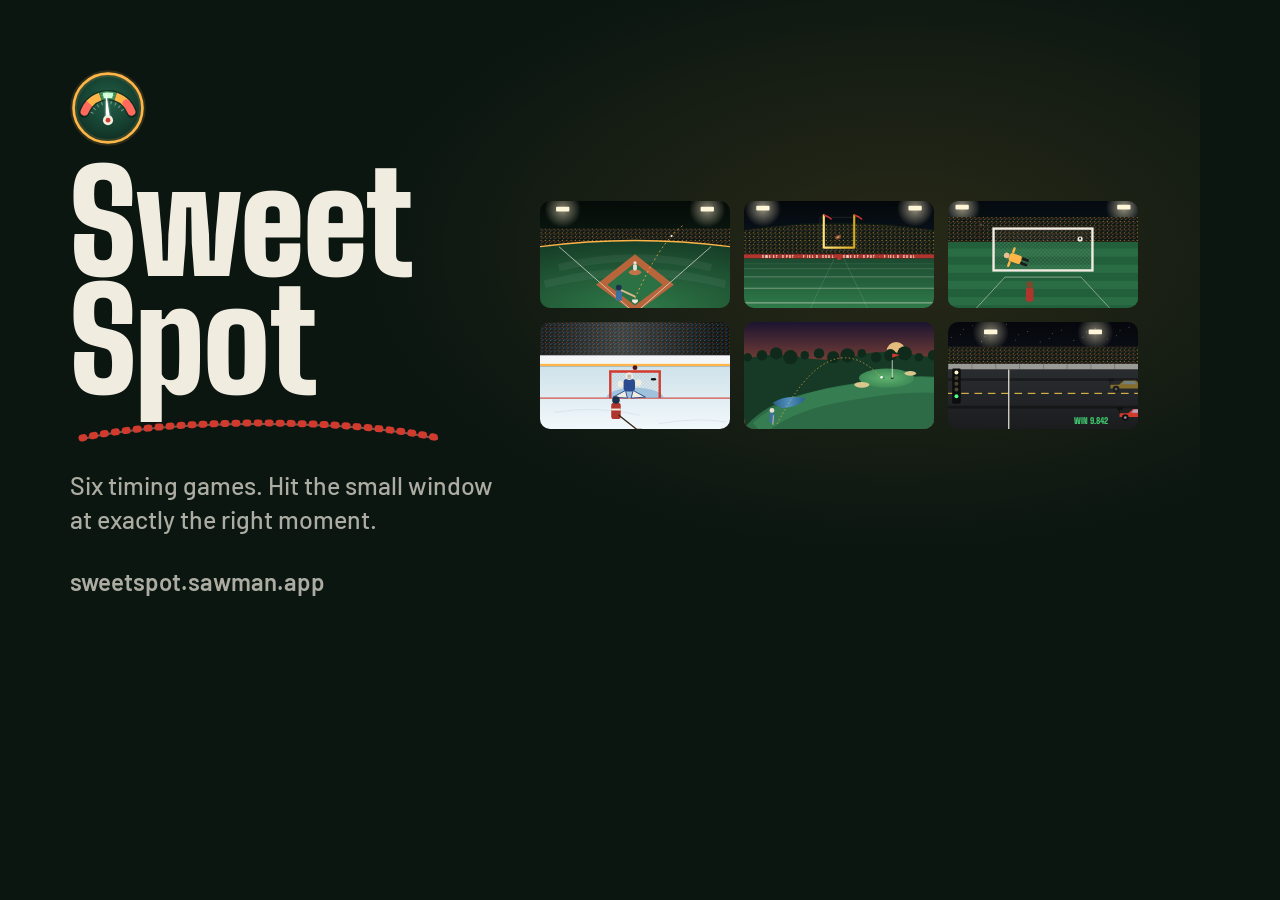
<file: tools/og.html>
<!doctype html>
<html lang="en">
<head>
<meta charset="utf-8">
<title>OG card</title>
<!-- Renders a 1200x630 link-preview card. tools/make-og.sh screenshots it
     once per game: /tools/og.html?game=fieldgoal (or ?game=home). -->
<link href="https://fonts.googleapis.com/css2?family=Big+Shoulders+Display:wght@800;900&family=Barlow:wght@500;600&display=swap" rel="stylesheet">
<style>
:root{--night:#0b1611;--chalk:#f1ece0;--dim:rgba(241,236,224,.7);--amber:#ffb547}
html,body{margin:0;width:1200px;height:630px;overflow:hidden;background:var(--night);color:var(--chalk)}
.card{position:relative;width:1200px;height:630px;display:grid;grid-template-columns:540px 1fr;background:radial-gradient(900px 500px at 75% 40%,rgba(255,181,71,.12),transparent 60%),var(--night)}
.left{padding:70px 0 0 70px;display:flex;flex-direction:column}
.brand{display:flex;align-items:center;gap:14px;font:800 30px/1 "Big Shoulders Display",sans-serif;letter-spacing:.16em;text-transform:uppercase;color:var(--amber)}
.brand img{width:52px;height:52px}
.homemark{width:120px;height:120px;margin-bottom:10px}
h1{margin:18px 0 0;font:900 150px/.84 "Big Shoulders Display",sans-serif;letter-spacing:-.01em}
.seam{width:380px;height:30px;margin:18px 0 0}
p{margin:22px 0 0;max-width:430px;font:500 25px/1.35 Barlow,sans-serif;color:var(--dim)}
.url{position:absolute;left:70px;bottom:36px;font:600 24px/1 Barlow,sans-serif;color:var(--dim)}
.art{align-self:center;margin-right:60px;border-radius:18px;overflow:hidden;box-shadow:0 30px 60px rgba(0,0,0,.5)}
.art svg{display:block;width:600px;height:338px}
.grid{display:grid;grid-template-columns:repeat(3,190px);gap:14px;align-self:center;margin-right:60px}
.grid svg{display:block;width:190px;height:107px;border-radius:10px}
</style>
</head>
<body>
<div class="card" id="card"></div>
<script type="module">
import { SCENES } from '/landing/scenes.js';
import { GAMES } from '/core/games.js';
const id = new URLSearchParams(location.search).get('game') || 'home';
const g = GAMES.find(x => x.id === id);
const seam = '<svg class="seam" viewBox="0 0 360 30"><path d="M2 22 C 90 2, 270 2, 358 22" fill="none" stroke="rgba(241,236,224,.35)" stroke-width="2"/><path d="M2 22 C 90 2, 270 2, 358 22" fill="none" stroke="#d23a2e" stroke-width="7" stroke-dasharray="2 9" stroke-linecap="round" transform="translate(0,-1)"/></svg>';
/* Frozen frames of the landing page scenes, picked at a moment that reads well. */
const FRAME = { baseball: 2.55, fieldgoal: 1.75, pk: 1.75, hockey: 1.75, golf: 2.4, drag: 3.15 };
const svg = k => `<svg data-k="${k}" viewBox="0 0 400 225" preserveAspectRatio="xMidYMid slice">${SCENES[k]()}</svg>`;
const card = document.getElementById('card');
if (g) {
  const title = g.name.split(' ').join('<br>');
  const size = Math.max(...g.name.split(' ').map(w => w.length)) > 6 ? 118 : 150;
  card.innerHTML = `<div class="left"><div class="brand"><img src="/assets/logo-mark.svg" alt="">Sweet Spot</div><h1 style="font-size:${size}px">${title}</h1>${seam}<p>${g.blurb}</p></div><div class="art">${svg(g.id)}</div><div class="url">sweetspot.sawman.app${g.path}</div>`;
} else {
  card.innerHTML = `<div class="left"><div class="brand"><img src="/assets/logo-mark.svg" alt="" style="width:76px;height:76px"></div><h1 style="font-size:140px">Sweet<br>Spot</h1>${seam}<p>Six timing games. Hit the small window at exactly the right moment.</p></div><div class="grid">${GAMES.map(x => svg(x.id)).join('')}</div><div class="url">sweetspot.sawman.app</div>`;
}
document.querySelectorAll('svg[data-k]').forEach(el => { el.pauseAnimations(); el.setCurrentTime(FRAME[el.dataset.k] || 1.5); });
document.fonts.ready.then(() => document.body.dataset.ready = '1');
</script>
</body>
</html>
</file>
